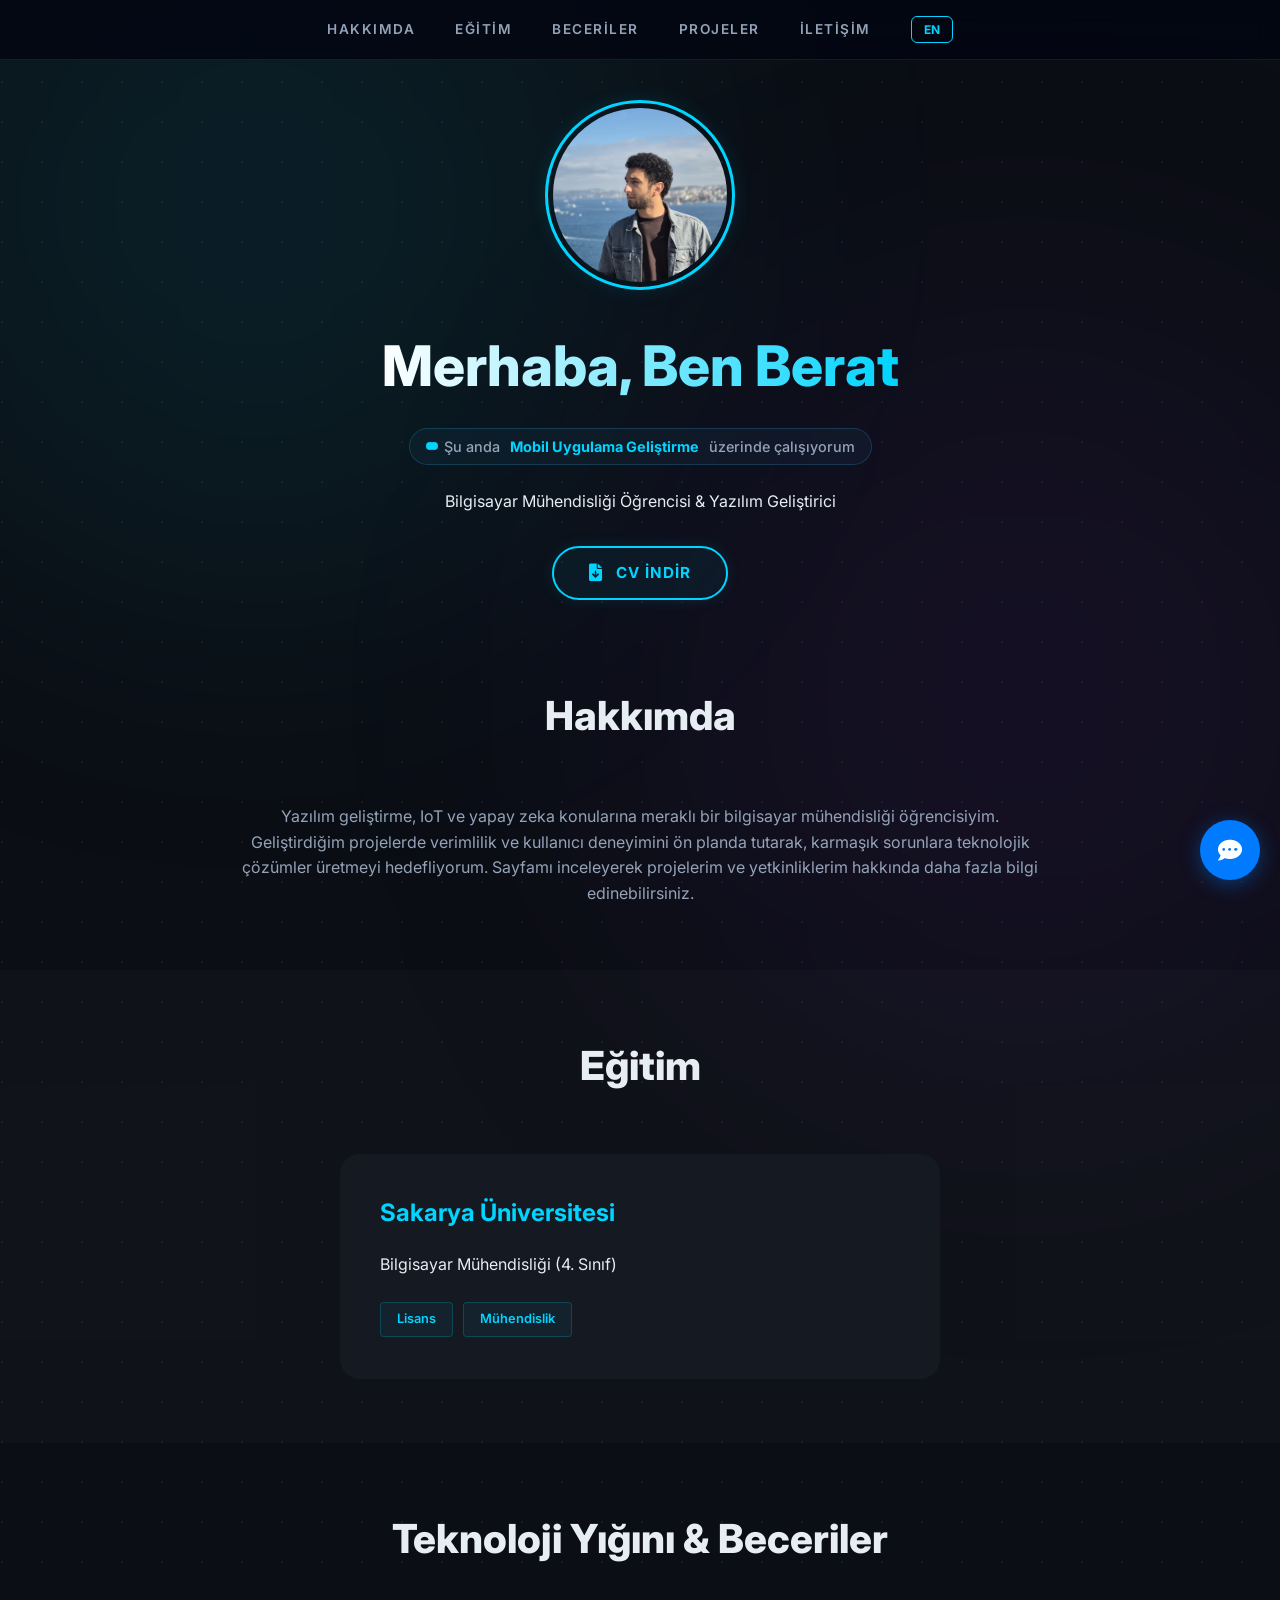
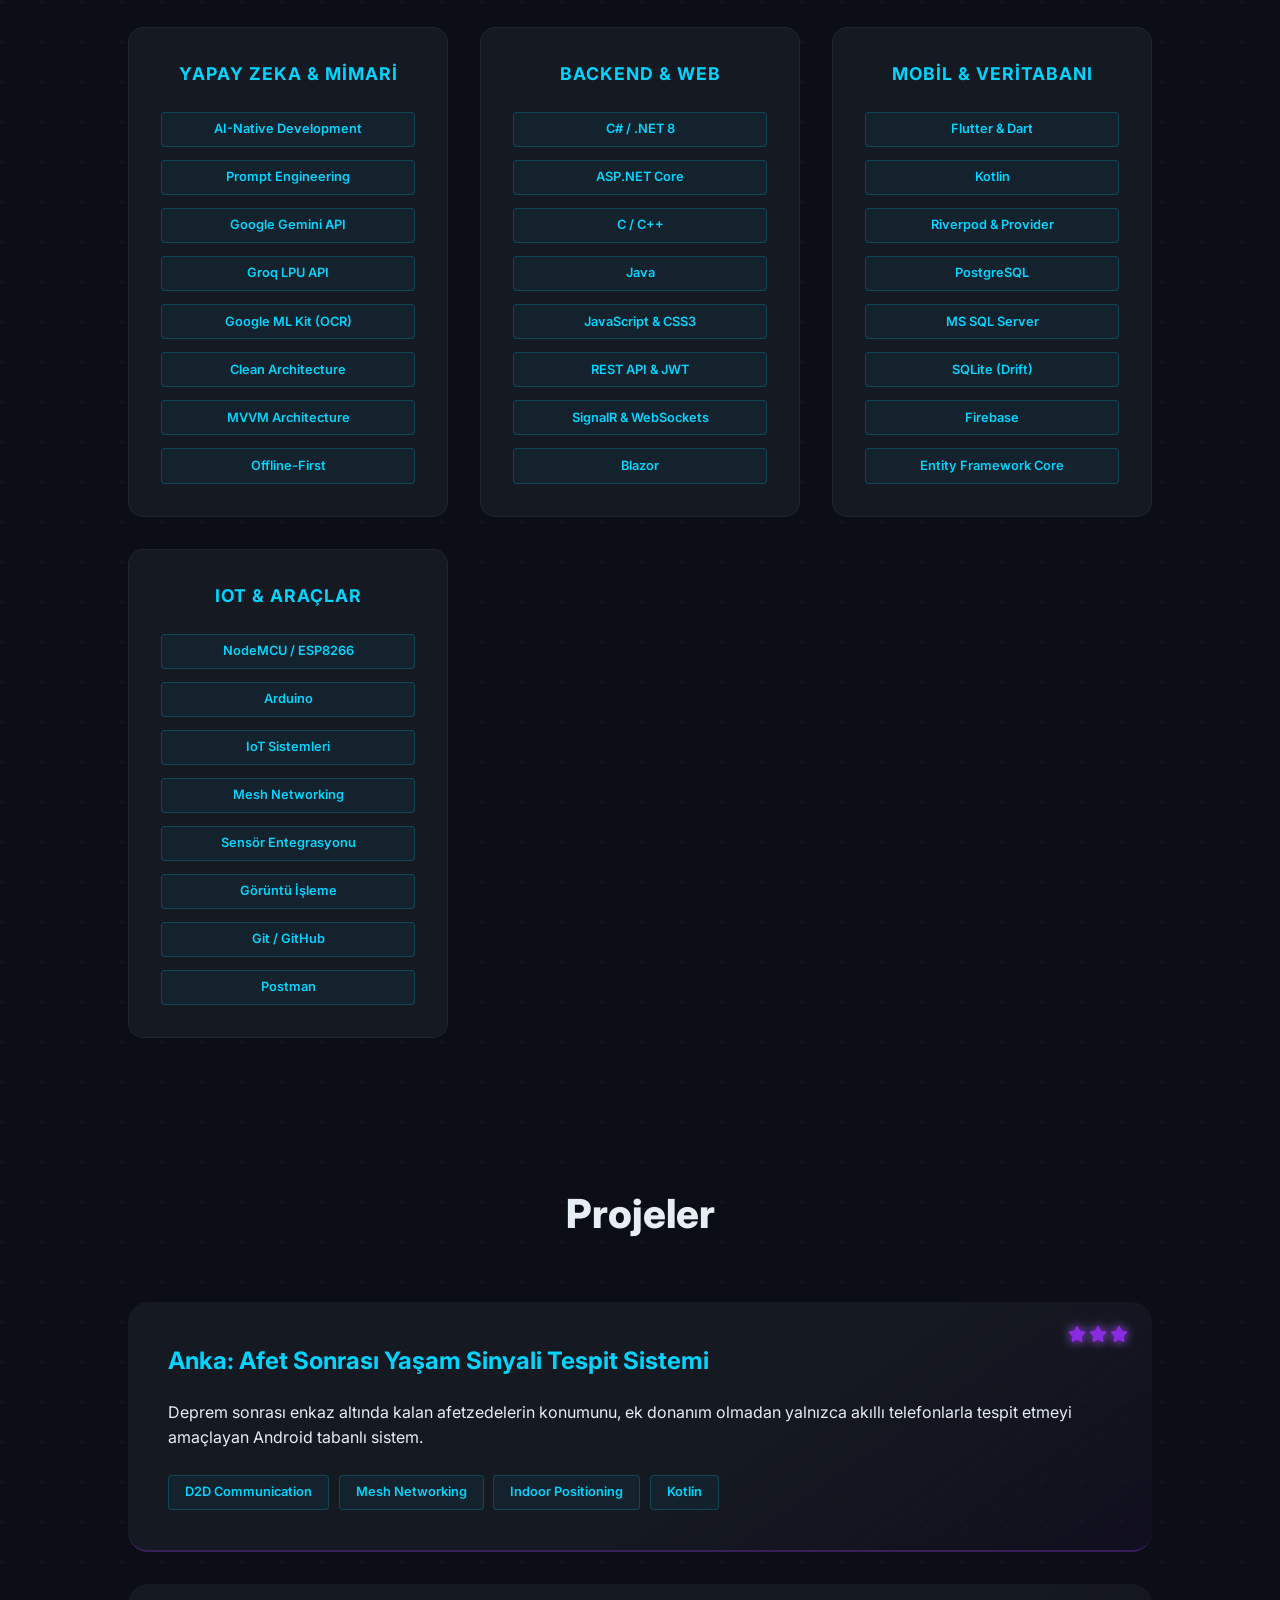
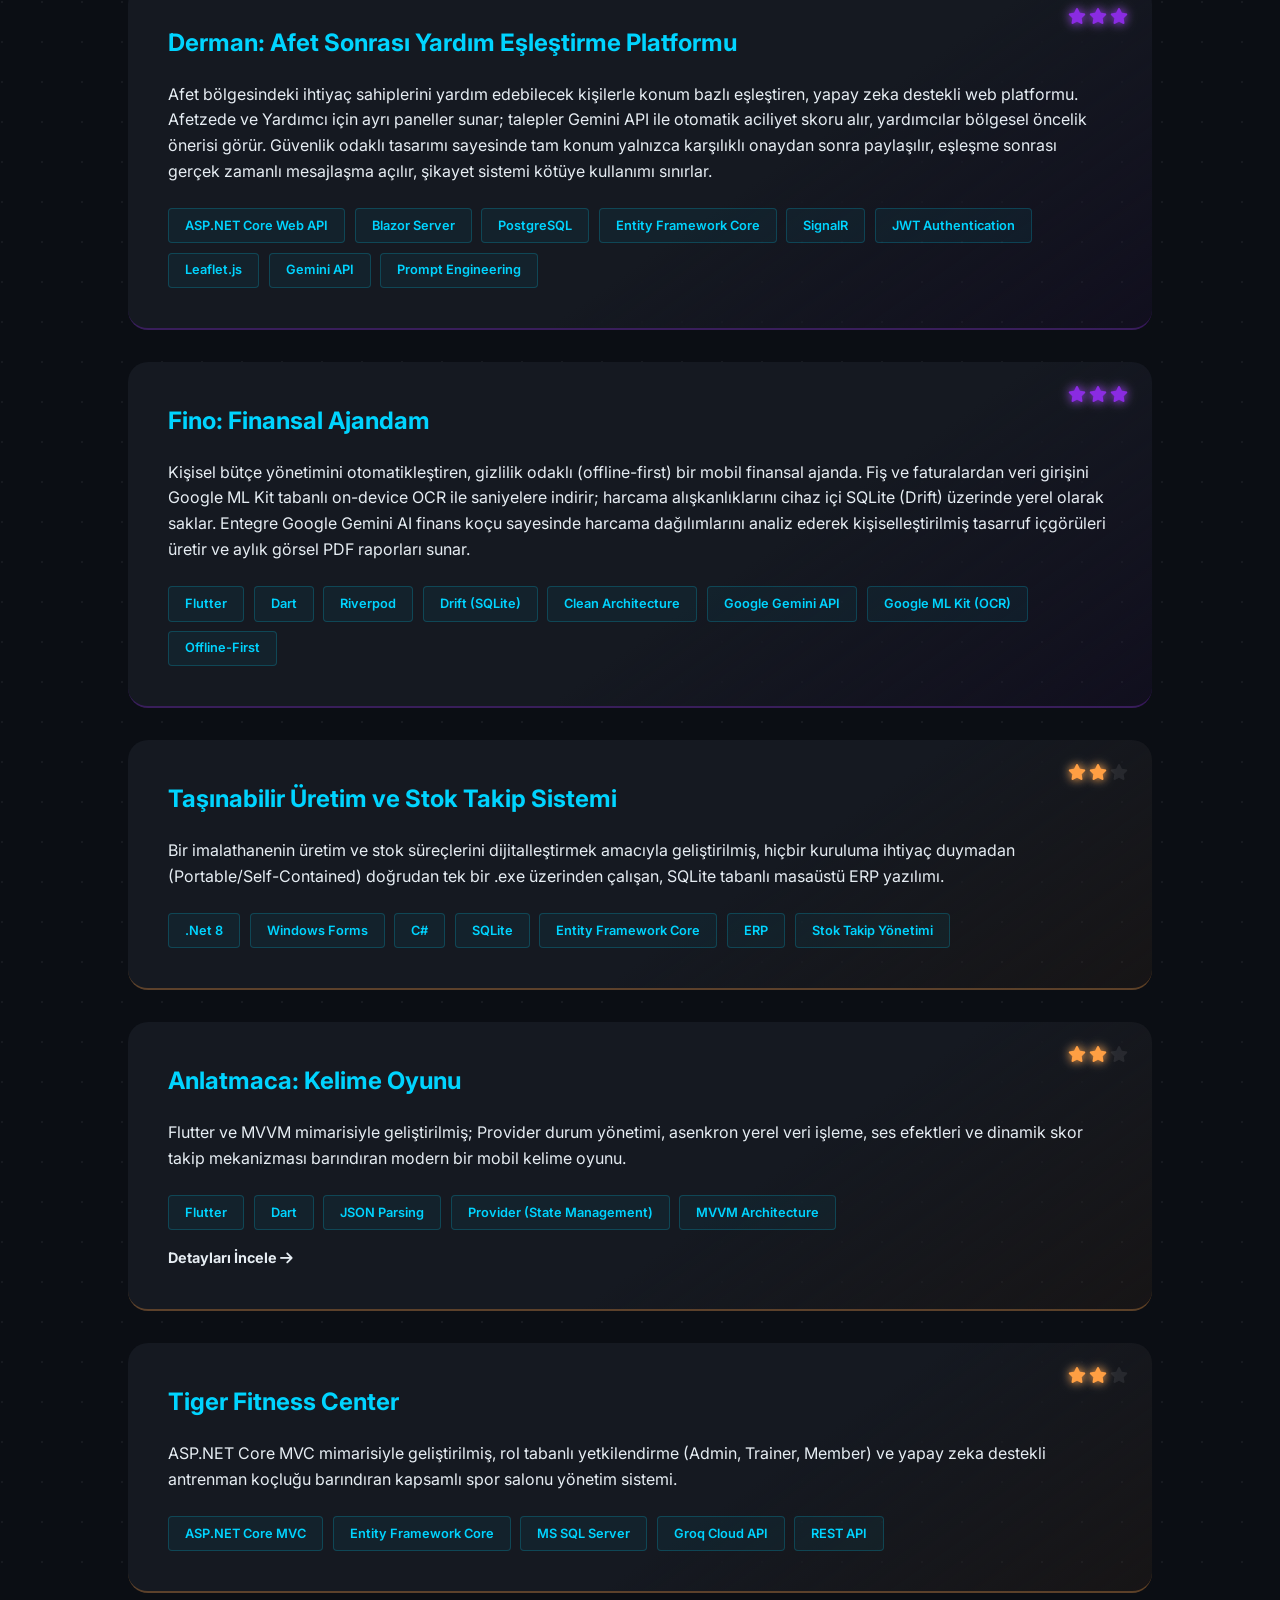
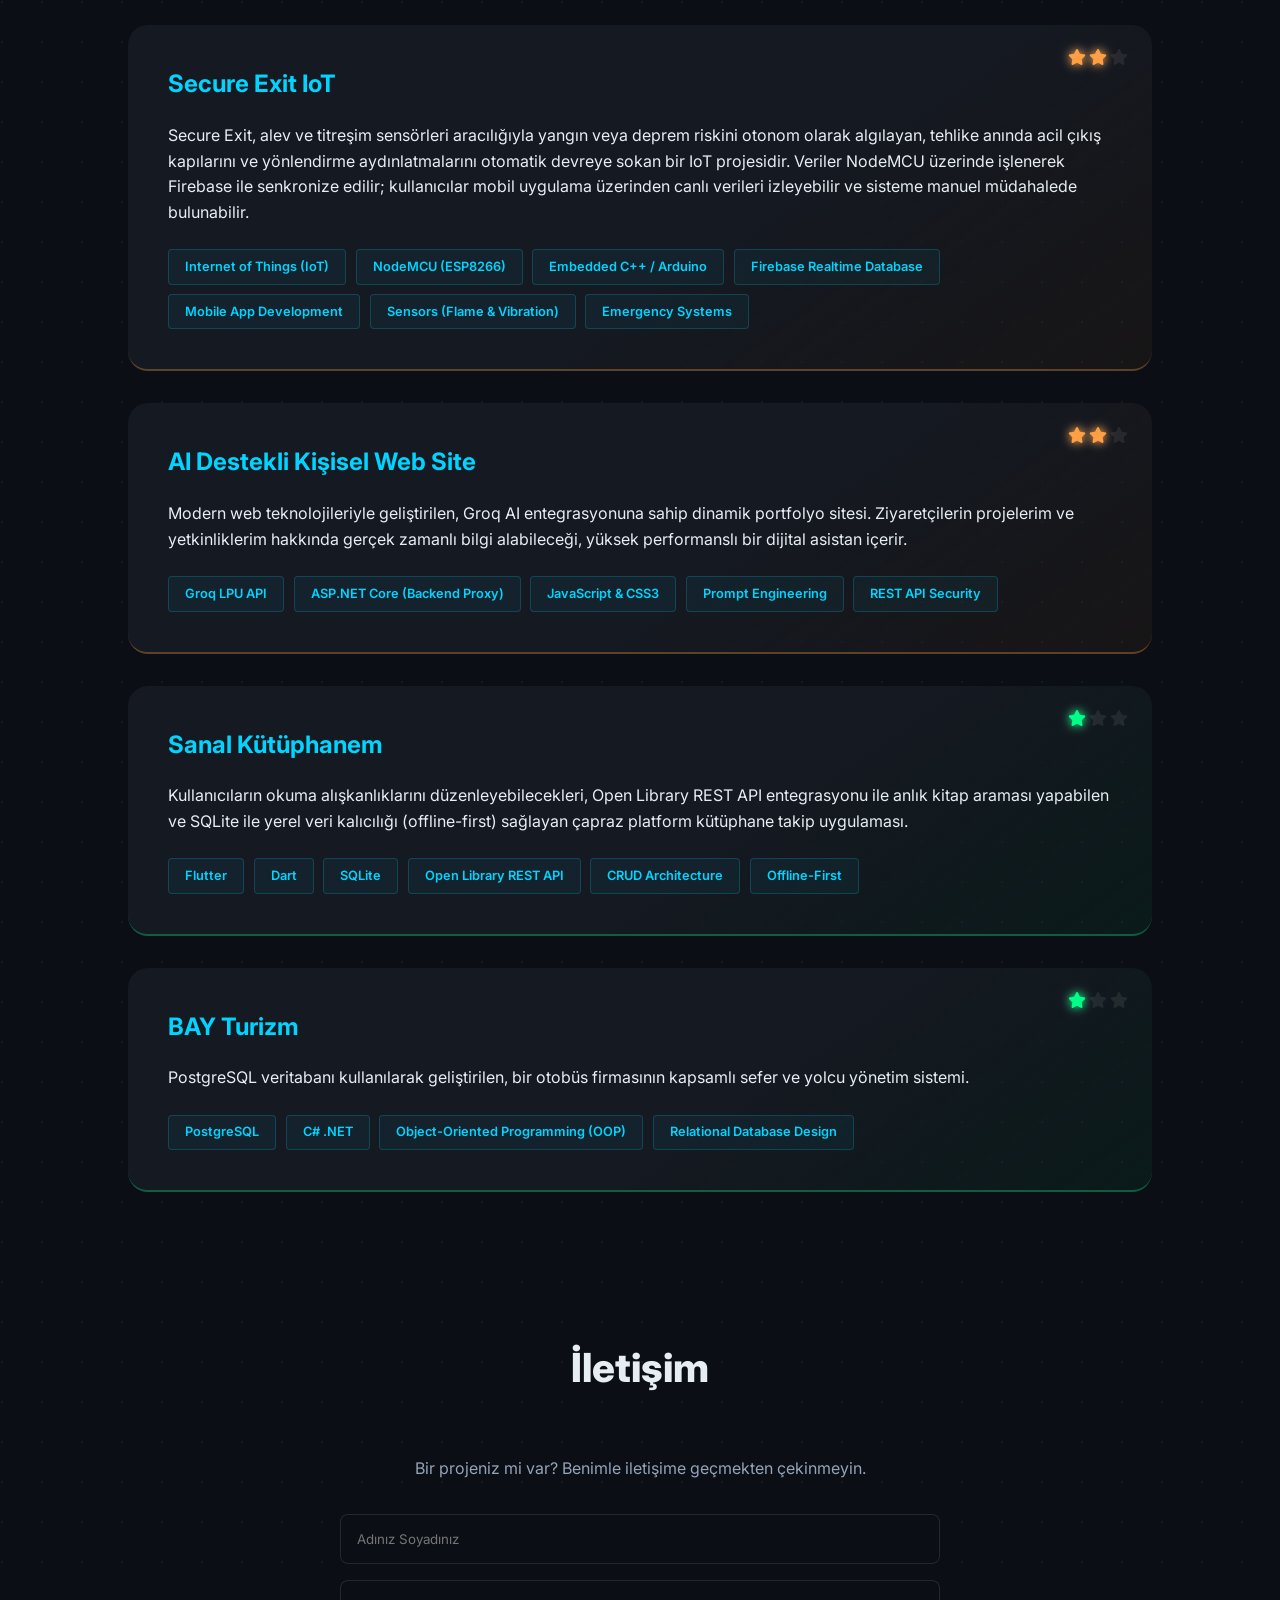
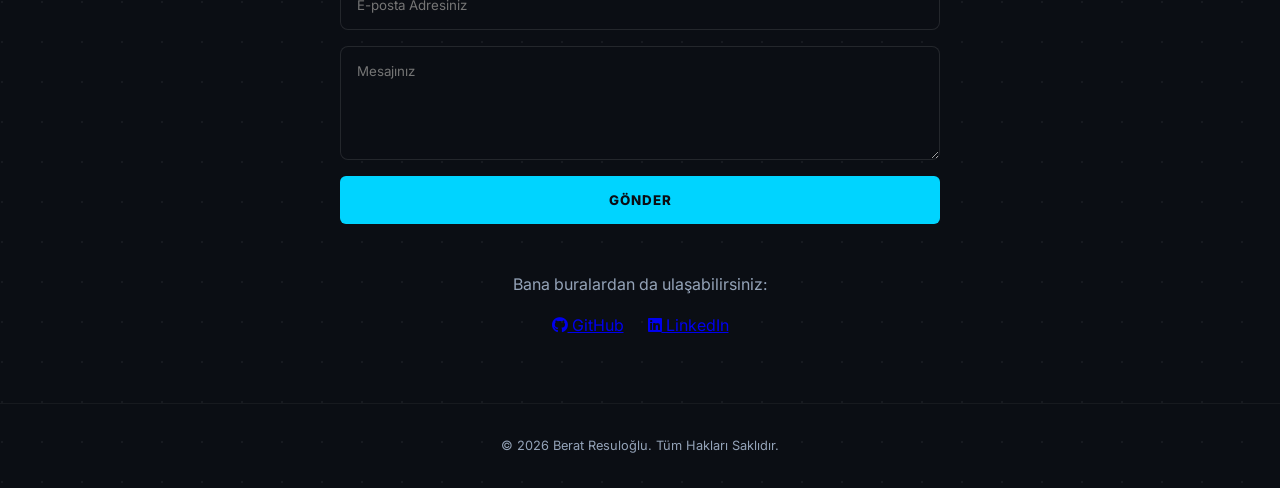
<file: index.html>
<!doctype html>
<html lang="tr">
  <head>
    <meta charset="UTF-8" />
    <meta name="viewport" content="width=device-width, initial-scale=1.0" />
    <link rel="icon" type="image/png" href="assets/foto2.png" />
    <title>Berat Resuloğlu | Portfolyö</title>
    <link rel="stylesheet" href="style.css" />
    <link
      href="https://fonts.googleapis.com/css2?family=Inter:wght@400;600;700&display=swap"
      rel="stylesheet"
    />
    <link
      href="https://fonts.googleapis.com/css2?family=Orbitron:wght@800&family=Montserrat:wght@800&display=swap"
      rel="stylesheet"
    />
    <link
      rel="stylesheet"
      href="https://cdnjs.cloudflare.com/ajax/libs/font-awesome/6.0.0/css/all.min.css"
    />
  </head>
  <body>
    <nav>
      <div class="nav-container">
        <ul class="nav-links">
          <li><a href="#about" data-key="nav-about">Hakkımda</a></li>
          <li><a href="#education" data-key="nav-education">Eğitim</a></li>
          <li><a href="#skills" data-key="nav-skills">Beceriler</a></li>
          <li><a href="#projects" data-key="nav-projects">Projeler</a></li>
          <li><a href="#contact" data-key="nav-contact">İletişim</a></li>
          <li><button id="lang-btn" class="lang-switch">EN</button></li>
        </ul>

        <div class="burger">
          <div class="line1"></div>
          <div class="line2"></div>
          <div class="line3"></div>
        </div>
      </div>
    </nav>

    <header>
      <img src="assets/foto1.jpeg" alt="Berat" class="profile-pic" />
      <h1 data-key="hero-title">Merhaba, Ben Berat</h1>

      <div class="live-status">
        <span class="pulse-dot"></span>
        <span data-key="live-text">Şu anda</span>
        <span class="project-name" data-key="current-work"
          >Mobil Uygulama Geliştirme</span
        >
        <span data-key="working-on">üzerinde çalışıyorum</span>
      </div>

      <p data-key="hero-desc">
        Bilgisayar Mühendisliği Öğrencisi & Yazılım Geliştirici
      </p>

      <!-- CV İndirme Butonu -->
      <a href="BeratResulogluCV.pdf" download class="cv-btn">
        <i class="fas fa-file-download"></i>
        <span data-key="btn-cv">CV İndir</span>
      </a>
    </header>

    <main>
      <section id="about" style="padding: 4rem 10%; text-align: center">
        <h2 class="section-title" data-key="nav-about">Hakkımda</h2>
        <p
          data-key="about-text"
          style="color: var(--text-secondary); max-width: 800px; margin: 0 auto"
        >
          Yazılım geliştirme, IoT ve yapay zeka konularına meraklı bir
          bilgisayar mühendisliği öğrencisiyim. Geliştirdiğim projelerde
          verimlilik ve kullanıcı deneyimini ön planda tutarak, karmaşık
          sorunlara teknolojik çözümler üretmeyi hedefliyorum. Sayfamı
          inceleyerek projelerim ve yetkinliklerim hakkında daha fazla bilgi
          edinebilirsiniz.
        </p>
      </section>

      <section
        id="education"
        style="padding: 4rem 10%; background: rgba(255, 255, 255, 0.02)"
      >
        <h2 class="section-title" data-key="nav-education">Eğitim</h2>
        <div class="project-card" style="max-width: 600px; margin: 0 auto">
          <h3 data-key="edu-uni">Sakarya Üniversitesi</h3>
          <p data-key="edu-dept">Bilgisayar Mühendisliği (4. Sınıf)</p>
          <div class="tech-stack">
            <span class="tech-tag" data-key="edu-license">Lisans</span>
            <span class="tech-tag" data-key="edu-eng">Mühendislik</span>
          </div>
        </div>
      </section>

      <section id="skills" style="padding: 4rem 10%">
        <h2
          class="section-title"
          data-key="skills-title"
          style="text-align: center"
        >
          Teknoloji Yığını & Beceriler
        </h2>

        <!-- Sütunları kapsayan ana Grid yapısı -->
        <div
          style="
            display: grid;
            grid-template-columns: repeat(auto-fit, minmax(240px, 1fr));
            gap: 2rem;
            max-width: 1200px;
            margin: 0 auto;
          "
        >
          <!-- Kategori 1: Yapay Zeka & Mimari -->
          <div
            style="
              background: var(--card-bg);
              padding: 2rem;
              border-radius: 15px;
              border: 1px solid rgba(255, 255, 255, 0.05);
              text-align: center;
              transition: var(--transition);
            "
          >
            <h3
              style="
                color: var(--accent);
                margin-bottom: 1.5rem;
                font-size: 1.1rem;
                text-transform: uppercase;
                letter-spacing: 1px;
              "
            >
              Yapay Zeka & Mimari
            </h3>
            <div style="display: flex; flex-direction: column; gap: 0.8rem">
              <span class="tech-tag">AI-Native Development</span>
              <span class="tech-tag">Prompt Engineering</span>
              <span class="tech-tag">Google Gemini API</span>
              <span class="tech-tag">Groq LPU API</span>
              <span class="tech-tag">Google ML Kit (OCR)</span>
              <span class="tech-tag">Clean Architecture</span>
              <span class="tech-tag">MVVM Architecture</span>
              <span class="tech-tag">Offline-First</span>
            </div>
          </div>

          <!-- Kategori 2: Backend & Web -->
          <div
            style="
              background: var(--card-bg);
              padding: 2rem;
              border-radius: 15px;
              border: 1px solid rgba(255, 255, 255, 0.05);
              text-align: center;
              transition: var(--transition);
            "
          >
            <h3
              style="
                color: var(--accent);
                margin-bottom: 1.5rem;
                font-size: 1.1rem;
                text-transform: uppercase;
                letter-spacing: 1px;
              "
            >
              Backend & Web
            </h3>
            <div style="display: flex; flex-direction: column; gap: 0.8rem">
              <span class="tech-tag">C# / .NET 8</span>
              <span class="tech-tag">ASP.NET Core</span>
              <span class="tech-tag">C / C++</span>
              <span class="tech-tag">Java</span>
              <span class="tech-tag">JavaScript & CSS3</span>
              <span class="tech-tag">REST API & JWT</span>
              <span class="tech-tag">SignalR & WebSockets</span>
              <span class="tech-tag">Blazor</span>
            </div>
          </div>

          <!-- Kategori 3: Mobil & Veritabanı -->
          <div
            style="
              background: var(--card-bg);
              padding: 2rem;
              border-radius: 15px;
              border: 1px solid rgba(255, 255, 255, 0.05);
              text-align: center;
              transition: var(--transition);
            "
          >
            <h3
              style="
                color: var(--accent);
                margin-bottom: 1.5rem;
                font-size: 1.1rem;
                text-transform: uppercase;
                letter-spacing: 1px;
              "
            >
              Mobil & Veritabanı
            </h3>
            <div style="display: flex; flex-direction: column; gap: 0.8rem">
              <span class="tech-tag">Flutter & Dart</span>
              <span class="tech-tag">Kotlin</span>
              <span class="tech-tag">Riverpod & Provider</span>
              <span class="tech-tag">PostgreSQL</span>
              <span class="tech-tag">MS SQL Server</span>
              <span class="tech-tag">SQLite (Drift)</span>
              <span class="tech-tag">Firebase</span>
              <span class="tech-tag">Entity Framework Core</span>
            </div>
          </div>

          <!-- Kategori 4: IoT & Araçlar -->
          <div
            style="
              background: var(--card-bg);
              padding: 2rem;
              border-radius: 15px;
              border: 1px solid rgba(255, 255, 255, 0.05);
              text-align: center;
              transition: var(--transition);
            "
          >
            <h3
              style="
                color: var(--accent);
                margin-bottom: 1.5rem;
                font-size: 1.1rem;
                text-transform: uppercase;
                letter-spacing: 1px;
              "
            >
              IoT & Araçlar
            </h3>
            <div style="display: flex; flex-direction: column; gap: 0.8rem">
              <span class="tech-tag">NodeMCU / ESP8266</span>
              <span class="tech-tag">Arduino</span>
              <span class="tech-tag">IoT Sistemleri</span>
              <span class="tech-tag">Mesh Networking</span>
              <span class="tech-tag" data-key="skill-sensor"
                >Sensör Entegrasyonu</span
              >
              <span class="tech-tag" data-key="skill-imgproc"
                >Görüntü İşleme</span
              >
              <span class="tech-tag">Git / GitHub</span>
              <span class="tech-tag">Postman</span>
            </div>
          </div>
        </div>
      </section>
      <section id="projects">
        <h2 class="section-title" data-key="nav-projects">Projeler</h2>
        <div class="project-grid">
          <!-- Anka (3 Yıldız) -->
          <div
            class="project-card level-3"
            style="width: 100%; max-width: 100%; box-sizing: border-box"
          >
            <div class="project-difficulty" title="Karmaşıklık Seviyesi: 3/3">
              <i class="fas fa-star filled"></i>
              <i class="fas fa-star filled"></i>
              <i class="fas fa-star filled"></i>
            </div>
            <h3>Anka: Afet Sonrası Yaşam Sinyali Tespit Sistemi</h3>
            <p data-key="proj-anka-desc">
              Deprem sonrası enkaz altında kalan afetzedelerin konumunu, ek
              donanım olmadan yalnızca akıllı telefonlarla tespit etmeyi
              amaçlayan Android tabanlı sistem.
            </p>
            <div class="tech-stack">
              <span class="tech-tag">D2D Communication</span>
              <span class="tech-tag">Mesh Networking</span>
              <span class="tech-tag">Indoor Positioning</span>
              <span class="tech-tag">Kotlin</span>
            </div>
          </div>
          <!-- Derman: Afet Sonrası Yardım (3 Yıldız) -->
          <div
            class="project-card level-3"
            style="width: 100%; max-width: 100%; box-sizing: border-box"
          >
            <div class="project-difficulty" title="Karmaşıklık Seviyesi: 3/3">
              <i class="fas fa-star filled"></i>
              <i class="fas fa-star filled"></i>
              <i class="fas fa-star filled"></i>
            </div>
            <h3>Derman: Afet Sonrası Yardım Eşleştirme Platformu</h3>
            <p data-key="proj-derman-desc">
              Afet bölgesindeki ihtiyaç sahiplerini yardım edebilecek kişilerle
              konum bazlı eşleştiren, yapay zeka destekli web platformu.
              Afetzede ve Yardımcı için ayrı paneller sunar; talepler Gemini API
              ile otomatik aciliyet skoru alır, yardımcılar bölgesel öncelik
              önerisi görür. Güvenlik odaklı tasarımı sayesinde tam konum
              yalnızca karşılıklı onaydan sonra paylaşılır, eşleşme sonrası
              gerçek zamanlı mesajlaşma açılır, şikayet sistemi kötüye kullanımı
              sınırlar.
            </p>
            <div class="tech-stack">
              <span class="tech-tag">ASP.NET Core Web API</span>
              <span class="tech-tag">Blazor Server</span>
              <span class="tech-tag">PostgreSQL</span>
              <span class="tech-tag">Entity Framework Core</span>
              <span class="tech-tag">SignalR</span>
              <span class="tech-tag">JWT Authentication</span>
              <span class="tech-tag">Leaflet.js</span>
              <span class="tech-tag">Gemini API</span>
              <span class="tech-tag">Prompt Engineering</span>
            </div>
          </div>
          <!-- Fino: Finansal Ajandam (3 Yıldız) -->
          <div
            class="project-card level-3"
            style="width: 100%; max-width: 100%; box-sizing: border-box"
          >
            <div class="project-difficulty" title="Karmaşıklık Seviyesi: 3/3">
              <i class="fas fa-star filled"></i>
              <i class="fas fa-star filled"></i>
              <i class="fas fa-star filled"></i>
            </div>
            <h3>Fino: Finansal Ajandam</h3>
            <p data-key="proj-fino-desc">
              Kişisel bütçe yönetimini otomatikleştiren, gizlilik odaklı
              (offline-first) bir mobil finansal ajanda. Fiş ve faturalardan
              veri girişini Google ML Kit tabanlı on-device OCR ile saniyelere
              indirir; harcama alışkanlıklarını cihaz içi SQLite (Drift)
              üzerinde yerel olarak saklar. Entegre Google Gemini AI finans koçu
              sayesinde harcama dağılımlarını analiz ederek kişiselleştirilmiş
              tasarruf içgörüleri üretir ve aylık görsel PDF raporları sunar.
            </p>
            <div class="tech-stack">
              <span class="tech-tag">Flutter</span>
              <span class="tech-tag">Dart</span>
              <span class="tech-tag">Riverpod</span>
              <span class="tech-tag">Drift (SQLite)</span>
              <span class="tech-tag">Clean Architecture</span>
              <span class="tech-tag">Google Gemini API</span>
              <span class="tech-tag">Google ML Kit (OCR)</span>
              <span class="tech-tag">Offline-First</span>
            </div>
          </div>

          <!-- Taşınabilir Üretim (2 Yıldız) -->
          <div
            class="project-card level-2"
            style="width: 100%; max-width: 100%; box-sizing: border-box"
          >
            <div class="project-difficulty" title="Karmaşıklık Seviyesi: 2/3">
              <i class="fas fa-star filled"></i>
              <i class="fas fa-star filled"></i>
              <i class="fas fa-star"></i>
            </div>
            <h3>Taşınabilir Üretim ve Stok Takip Sistemi</h3>
            <p data-key="proj-stock-desc">
              Bir imalathanenin üretim ve stok süreçlerini dijitalleştirmek
              amacıyla geliştirilmiş, hiçbir kuruluma ihtiyaç duymadan
              (Portable/Self-Contained) doğrudan tek bir .exe üzerinden çalışan,
              SQLite tabanlı masaüstü ERP yazılımı.
            </p>
            <div class="tech-stack">
              <span class="tech-tag">.Net 8</span>
              <span class="tech-tag">Windows Forms</span>
              <span class="tech-tag">C#</span>
              <span class="tech-tag">SQLite</span>
              <span class="tech-tag">Entity Framework Core</span>
              <span class="tech-tag">ERP</span>
              <span class="tech-tag">Stok Takip Yönetimi</span>
            </div>
          </div>
          <!-- Anlatmaca (2 Yıldız) -->
          <a
            href="anlatmaca.html"
            class="project-link-wrapper"
            style="width: 100%; max-width: 100%; box-sizing: border-box"
          >
            <div
              class="project-card hover-effect level-2"
              style="width: 100%; max-width: 100%; box-sizing: border-box"
            >
              <div class="project-difficulty" title="Karmaşıklık Seviyesi: 2/3">
                <i class="fas fa-star filled"></i>
                <i class="fas fa-star filled"></i>
                <i class="fas fa-star"></i>
              </div>
              <h3>Anlatmaca: Kelime Oyunu</h3>
              <p data-key="proj-anlatmaca-desc">
                Flutter ve MVVM mimarisiyle geliştirilmiş; Provider durum
                yönetimi, asenkron yerel veri işleme, ses efektleri ve dinamik
                skor takip mekanizması barındıran modern bir mobil kelime oyunu.
              </p>
              <div class="tech-stack">
                <span class="tech-tag">Flutter</span>
                <span class="tech-tag">Dart</span>
                <span class="tech-tag">JSON Parsing</span>
                <span class="tech-tag">Provider (State Management)</span>
                <span class="tech-tag">MVVM Architecture</span>
              </div>
              <div
                style="
                  margin-top: 1rem;
                  color: var(--main-color);
                  font-size: 0.9rem;
                  font-weight: bold;
                "
              >
                Detayları İncele <i class="fas fa-arrow-right"></i>
              </div>
            </div>
          </a>

          <!-- Tiger Fitness Center (2 Yıldız) -->
          <div
            class="project-card level-2"
            style="width: 100%; max-width: 100%; box-sizing: border-box"
          >
            <div class="project-difficulty" title="Karmaşıklık Seviyesi: 2/3">
              <i class="fas fa-star filled"></i>
              <i class="fas fa-star filled"></i>
              <i class="fas fa-star"></i>
            </div>
            <h3>Tiger Fitness Center</h3>
            <p data-key="proj-tiger-desc">
              ASP.NET Core MVC mimarisiyle geliştirilmiş, rol tabanlı
              yetkilendirme (Admin, Trainer, Member) ve yapay zeka destekli
              antrenman koçluğu barındıran kapsamlı spor salonu yönetim sistemi.
            </p>
            <div class="tech-stack">
              <span class="tech-tag">ASP.NET Core MVC</span>
              <span class="tech-tag">Entity Framework Core</span>
              <span class="tech-tag">MS SQL Server</span>
              <span class="tech-tag">Groq Cloud API</span>
              <span class="tech-tag">REST API</span>
            </div>
          </div>

          <!-- Secure Exit IoT (2 Yıldız) -->
          <div
            class="project-card level-2"
            style="width: 100%; max-width: 100%; box-sizing: border-box"
          >
            <div class="project-difficulty" title="Karmaşıklık Seviyesi: 2/3">
              <i class="fas fa-star filled"></i>
              <i class="fas fa-star filled"></i>
              <i class="fas fa-star"></i>
            </div>
            <h3>Secure Exit IoT</h3>
            <p data-key="proj-iot-desc">
              Secure Exit, alev ve titreşim sensörleri aracılığıyla yangın veya
              deprem riskini otonom olarak algılayan, tehlike anında acil çıkış
              kapılarını ve yönlendirme aydınlatmalarını otomatik devreye sokan
              bir IoT projesidir. Veriler NodeMCU üzerinde işlenerek Firebase
              ile senkronize edilir; kullanıcılar mobil uygulama üzerinden canlı
              verileri izleyebilir ve sisteme manuel müdahalede bulunabilir.
            </p>
            <div class="tech-stack">
              <span class="tech-tag">Internet of Things (IoT)</span>
              <span class="tech-tag">NodeMCU (ESP8266)</span>
              <span class="tech-tag">Embedded C++ / Arduino</span>
              <span class="tech-tag">Firebase Realtime Database</span>
              <span class="tech-tag">Mobile App Development</span>
              <span class="tech-tag">Sensors (Flame & Vibration)</span>
              <span class="tech-tag">Emergency Systems</span>
            </div>
          </div>

          <!-- AI Destekli Kişisel Web Site (2 Yıldız) -->
          <div
            class="project-card level-2"
            style="width: 100%; max-width: 100%; box-sizing: border-box"
          >
            <div class="project-difficulty" title="Karmaşıklık Seviyesi: 2/3">
              <i class="fas fa-star filled"></i>
              <i class="fas fa-star filled"></i>
              <i class="fas fa-star"></i>
            </div>
            <h3 data-key="proj-web-title">AI Destekli Kişisel Web Site</h3>
            <p data-key="proj-web-desc">
              Modern web teknolojileriyle geliştirilen, Groq AI entegrasyonuna
              sahip dinamik portfolyo sitesi. Ziyaretçilerin projelerim ve
              yetkinliklerim hakkında gerçek zamanlı bilgi alabileceği, yüksek
              performanslı bir dijital asistan içerir.
            </p>
            <div class="tech-stack">
              <span class="tech-tag">Groq LPU API</span>
              <span class="tech-tag">ASP.NET Core (Backend Proxy)</span>
              <span class="tech-tag">JavaScript & CSS3</span>
              <span class="tech-tag">Prompt Engineering</span>
              <span class="tech-tag">REST API Security</span>
            </div>
          </div>

          <!-- Sanal Kütüphanem (1 Yıldız) -->
          <div
            class="project-card level-1"
            style="width: 100%; max-width: 100%; box-sizing: border-box"
          >
            <div class="project-difficulty" title="Karmaşıklık Seviyesi: 1/3">
              <i class="fas fa-star filled"></i>
              <i class="fas fa-star"></i>
              <i class="fas fa-star"></i>
            </div>
            <h3>Sanal Kütüphanem</h3>
            <p data-key="proj-library-desc">
              Kullanıcıların okuma alışkanlıklarını düzenleyebilecekleri, Open
              Library REST API entegrasyonu ile anlık kitap araması yapabilen ve
              SQLite ile yerel veri kalıcılığı (offline-first) sağlayan çapraz
              platform kütüphane takip uygulaması.
            </p>
            <div class="tech-stack">
              <span class="tech-tag">Flutter</span>
              <span class="tech-tag">Dart</span>
              <span class="tech-tag">SQLite</span>
              <span class="tech-tag">Open Library REST API</span>
              <span class="tech-tag">CRUD Architecture</span>
              <span class="tech-tag">Offline-First</span>
            </div>
          </div>

          <!-- BAY Turizm (1 Yıldız) -->
          <div
            class="project-card level-1"
            style="width: 100%; max-width: 100%; box-sizing: border-box"
          >
            <div class="project-difficulty" title="Karmaşıklık Seviyesi: 1/3">
              <i class="fas fa-star filled"></i>
              <i class="fas fa-star"></i>
              <i class="fas fa-star"></i>
            </div>
            <h3>BAY Turizm</h3>
            <p data-key="proj-bay-desc">
              PostgreSQL veritabanı kullanılarak geliştirilen, bir otobüs
              firmasının kapsamlı sefer ve yolcu yönetim sistemi.
            </p>
            <div class="tech-stack">
              <span class="tech-tag">PostgreSQL</span>
              <span class="tech-tag">C# .NET</span>
              <span class="tech-tag">Object-Oriented Programming (OOP)</span>
              <span class="tech-tag">Relational Database Design</span>
            </div>
          </div>
        </div>
      </section>

      <section id="contact" style="padding: 4rem 10%">
        <h2 class="section-title" data-key="nav-contact">İletişim</h2>
        <p
          data-key="contact-desc"
          style="
            text-align: center;
            color: var(--text-secondary);
            margin-bottom: 2rem;
          "
        >
          Bir projeniz mi var? Benimle iletişime geçmekten çekinmeyin.
        </p>

        <form
          action="https://formspree.io/f/xeelokod"
          method="POST"
          style="
            max-width: 600px;
            margin: 0 auto;
            display: flex;
            flex-direction: column;
            gap: 1rem;
          "
        >
          <input
            type="text"
            name="name"
            data-key="ph-name"
            placeholder="Adınız Soyadınız"
            required
            style="
              padding: 1rem;
              border-radius: 8px;
              border: 1px solid rgba(255, 255, 255, 0.1);
              background: var(--card-bg);
              color: white;
            "
          />

          <input
            type="email"
            name="email"
            data-key="ph-email"
            placeholder="E-posta Adresiniz"
            required
            style="
              padding: 1rem;
              border-radius: 8px;
              border: 1px solid rgba(255, 255, 255, 0.1);
              background: var(--card-bg);
              color: white;
            "
          />

          <textarea
            name="message"
            rows="5"
            data-key="ph-msg"
            placeholder="Mesajınız"
            required
            style="
              padding: 1rem;
              border-radius: 8px;
              border: 1px solid rgba(255, 255, 255, 0.1);
              background: var(--card-bg);
              color: white;
              resize: vertical;
            "
          ></textarea>

          <button type="submit" class="contact-btn" data-key="btn-send">
            Gönder
          </button>
        </form>
        <div
          class="social-container"
          style="margin-top: 3rem; text-align: center"
        >
          <p
            data-key="social-text"
            style="color: var(--text-secondary); margin-bottom: 1rem"
          >
            Bana buralardan da ulaşabilirsiniz:
          </p>
          <div style="display: flex; justify-content: center; gap: 1.5rem">
            <a
              href="https://github.com/beratresuloglu"
              target="_blank"
              class="social-button"
            >
              <i class="fab fa-github"></i> GitHub
            </a>
            <a
              href="https://linkedin.com/in/beratresuloglu"
              target="_blank"
              class="social-button"
            >
              <i class="fab fa-linkedin"></i> LinkedIn
            </a>
          </div>
        </div>
        <div id="ai-chat-container">
          <div id="chat-window">
            <div id="chat-header">
              <div class="header-title">
                <i class="fas fa-robot"></i>
                <span data-key="chat-header">AI Asistan</span>
              </div>
              <button class="close-btn" onclick="toggleChat()">
                <i class="fas fa-times"></i>
              </button>
            </div>

            <div id="chat-box">
              <div class="ai-msg" data-key="chat-welcome">
                Merhaba! Berat hakkında ne merak ediyorsun?
              </div>
              <!-- Gecikme Bilgilendirme Mesajı -->
              <div class="chat-hint" data-key="chat-delay">
                * Sunucu uyku modunda olabileceği için ilk yanıtın gelmesi
                birkaç saniye sürebilir, lütfen bekleyin.
              </div>
            </div>

            <div id="chat-input-area">
              <input
                type="text"
                id="user-input"
                data-key="chat-ph"
                placeholder="Bir soru sor..."
              />
              <button id="send-btn" type="button">
                <i class="fas fa-paper-plane"></i>
              </button>
            </div>
            <div class="ai-footer">
              Powered by <a href="https://groq.com" target="_blank">Groq</a> &
              Llama 3
            </div>
          </div>

          <button id="chat-toggle-btn" onclick="toggleChat()">
            <i class="fas fa-comment-dots"></i>
          </button>
        </div>
      </section>
    </main>

    <footer
      style="
        text-align: center;
        padding: 2rem;
        color: var(--text-secondary);
        font-size: 0.8rem;
        border-top: 1px solid rgba(255, 255, 255, 0.05);
      "
    >
      © 2026 Berat Resuloğlu.
      <span data-key="footer-rights">Tüm Hakları Saklıdır.</span>
    </footer>
  </body>
</html>

<script>
  // --- NAVBAR --- //
  const navSlide = () => {
    const burger = document.querySelector(".burger");
    const nav = document.querySelector(".nav-links");
    const navLinks = document.querySelectorAll(".nav-links li");

    if (burger) {
      burger.addEventListener("click", () => {
        // Menüyü Aç/Kapa
        nav.classList.toggle("nav-active");

        // Linklerin animasyonu
        navLinks.forEach((link, index) => {
          if (link.style.animation) {
            link.style.animation = "";
          } else {
            link.style.animation = `navLinkFade 0.5s ease forwards ${index / 7 + 0.3}s`;
          }
        });

        // Hamburger animasyonu
        burger.classList.toggle("toggle");
      });
    }
  };

  // --- ÇOKLU DİL DESTEĞİ (TRANSLATIONS) ---
  const translations = {
    tr: {
      "nav-about": "Hakkımda",
      "nav-education": "Eğitim",
      "nav-skills": "Beceriler",
      "nav-projects": "Projeler",
      "nav-contact": "İletişim",

      "hero-title": "Merhaba, Ben Berat",
      "hero-desc":
        "Bilgisayar Mühendisliği Öğrencisi & AI Native Yazılım Geliştirici",
      "live-text": "Şu anda",
      "working-on": "üzerinde çalışıyor",
      "current-work": "Mobil Uygulama Geliştirme",

      "about-text":
        "Yazılım geliştirme, IoT ve yapay zeka konularına meraklı bir bilgisayar mühendisliği öğrencisiyim. Geliştirdiğim projelerde verimlilik ve kullanıcı deneyimini ön planda tutarak, karmaşık sorunlara teknolojik çözümler üretmeyi hedefliyorum. Sayfamı inceleyerek projelerim ve yetkinliklerim hakkında daha fazla bilgi edinebilirsiniz.",

      "edu-uni": "Sakarya Üniversitesi",
      "edu-dept": "Bilgisayar Mühendisliği (4. Sınıf)",
      "edu-license": "Lisans",
      "edu-eng": "Mühendislik",

      "skills-title": "Teknoloji Yığını & Beceriler",
      "skill-debug": "Hata Ayıklama",
      "skill-team": "Ekip Çalışması",
      "skill-sensor": "Sensör Entegrasyonu",
      "skill-imgproc": "Görüntü İşleme",
      "skill-ml": "Makine Öğrenmesi",
      "skill-embedded": "Gömülü Sistemler",

      "proj-web-title": "AI Destekli Kişisel Web Site",
      "proj-web-desc":
        "Modern web teknolojileriyle geliştirilen, Groq AI entegrasyonuna sahip dinamik portfolyo sitesi. Ziyaretçilerin projelerim ve yetkinliklerim hakkında gerçek zamanlı bilgi alabileceği, yüksek performanslı bir dijital asistan içerir.",
      "proj-anka-desc":
        "Deprem sonrası enkaz altında kalan afetzedelerin konumunu, ek donanım olmadan yalnızca akıllı telefonlarla tespit etmeyi amaçlayan Android tabanlı sistem.",
      "proj-derman-desc":
        "Afet bölgesindeki ihtiyaç sahiplerini yardım edebilecek kişilerle konum bazlı eşleştiren, yapay zeka destekli web platformu. Afetzede ve Yardımcı için ayrı paneller sunar; talepler Gemini API ile otomatik aciliyet skoru alır, yardımcılar bölgesel öncelik önerisi görür. Güvenlik odaklı tasarımı sayesinde tam konum yalnızca karşılıklı onaydan sonra paylaşılır, eşleşme sonrası gerçek zamanlı mesajlaşma açılır, şikayet sistemi kötüye kullanımı sınırlar.",
      "proj-fino-desc":
        "Kişisel bütçe yönetimini otomatikleştiren, gizlilik odaklı (offline-first) bir mobil finansal ajanda. Fiş ve faturalardan veri girişini Google ML Kit tabanlı on-device OCR ile saniyelere indirir; harcama alışkanlıklarını cihaz içi SQLite (Drift) üzerinde yerel olarak saklar. Entegre Google Gemini AI finans koçu sayesinde harcama dağılımlarını analiz ederek kişiselleştirilmiş tasarruf içgörüleri üretir ve aylık görsel PDF raporları sunar.",
      "proj-stock-desc":
        "Bir imalathanenin üretim ve stok süreçlerini dijitalleştirmek amacıyla geliştirilmiş, hiçbir kuruluma ihtiyaç duymadan (Portable/Self-Contained) doğrudan tek bir .exe üzerinden çalışan, SQLite tabanlı masaüstü ERP yazılımı.",
      "proj-anlatmaca-desc":
        "Flutter ve MVVM mimarisiyle geliştirilmiş; Provider durum yönetimi, asenkron yerel veri işleme, ses efektleri ve dinamik skor takip mekanizması barındıran modern bir mobil kelime oyunu.",
      "proj-tiger-desc":
        "ASP.NET Core MVC mimarisiyle geliştirilmiş, rol tabanlı yetkilendirme (Admin, Trainer, Member) ve yapay zeka destekli antrenman koçluğu barındıran kapsamlı spor salonu yönetim sistemi.",
      "proj-iot-desc":
        "Secure Exit, alev ve titreşim sensörleri aracılığıyla yangın veya deprem riskini otonom olarak algılayan, tehlike anında acil çıkış kapılarını ve yönlendirme aydınlatmalarını otomatik devreye sokan bir IoT projesidir. Veriler NodeMCU üzerinde işlenerek Firebase ile senkronize edilir; kullanıcılar mobil uygulama üzerinden canlı verileri izleyebilir ve sisteme manuel müdahalede bulunabilir.",
      "proj-library-desc":
        "Kullanıcıların okuma alışkanlıklarını düzenleyebilecekleri, Open Library REST API entegrasyonu ile anlık kitap araması yapabilen ve SQLite ile yerel veri kalıcılığı (offline-first) sağlayan çapraz platform kütüphane takip uygulaması.",
      "proj-bay-desc":
        "PostgreSQL veritabanı kullanılarak geliştirilen, bir otobüs firmasının kapsamlı sefer ve yolcu yönetim sistemi.",

      "contact-desc":
        "Bir projeniz mi var? Benimle iletişime geçmekten çekinmeyin.",
      "ph-name": "Adınız Soyadınız",
      "ph-email": "E-posta Adresiniz",
      "ph-msg": "Mesajınız",
      "btn-send": "Gönder",
      "btn-cv": "CV İndir",
      "social-text": "Bana buralardan da ulaşabilirsiniz:",

      "chat-header": "AI Asistan",
      "chat-welcome": "Merhaba! Berat hakkında ne merak ediyorsun?",
      "chat-ph": "Bir soru sor...",
      "chat-delay":
        "* Sunucu uyku modunda olabileceği için ilk yanıtın gelmesi birkaç saniye sürebilir, lütfen bekleyin.",
      "footer-rights": "Tüm Hakları Saklıdır.",
    },
    en: {
      "nav-about": "About",
      "nav-education": "Education",
      "nav-skills": "Skills",
      "nav-projects": "Projects",
      "nav-contact": "Contact",

      "hero-title": "Hi, I'm Berat",
      "hero-desc":
        "Computer Engineering Student & AI Native Software Developer",
      "live-text": "Currently working on:",
      "working-on": "project",
      "current-work": "Mobile App Development",

      "about-text":
        "I am a computer engineering student interested in software development, IoT, and artificial intelligence. I aim to create technological solutions to complex problems by prioritizing efficiency and user experience in my projects. You can check my page to learn more about my projects and skills.",

      "edu-uni": "Sakarya University",
      "edu-dept": "Computer Engineering (4th Year)",
      "edu-license": "Bachelor's",
      "edu-eng": "Engineering",

      "skills-title": "Tech Stack & Skills",
      "skill-debug": "Debugging",
      "skill-team": "Teamwork",
      "skill-sensor": "Sensor Integration",
      "skill-imgproc": "Image Processing",
      "skill-ml": "Machine Learning",
      "skill-embedded": "Embedded Systems",

      "proj-web-title": "AI Powered Personal Website",
      "proj-web-desc":
        "A dynamic portfolio site developed with modern web technologies, featuring Groq AI integration. It includes a high-performance digital assistant where visitors can get real-time information about my projects and skills.",
      "proj-anka-desc":
        "An Android-based system aiming to detect the location of disaster victims under debris after an earthquake using only smartphones without additional hardware.",
      "proj-derman-desc":
        "An AI-supported web platform that matches people in need in disaster areas with those who can help based on location. It offers separate panels for Victims and Helpers; requests receive an automatic urgency score via the Gemini API, and helpers see regional priority suggestions. Its security-focused design ensures exact locations are shared only after mutual approval, real-time messaging opens after matching, and a reporting system limits abuse.",
      "proj-fino-desc":
        "A privacy-focused (offline-first) mobile financial agenda that automates personal budget management. It reduces data entry from receipts and invoices to seconds with Google ML Kit-based on-device OCR and stores spending habits locally on on-device SQLite (Drift). Thanks to the integrated Google Gemini AI financial coach, it analyzes spending distributions to generate personalized savings insights and provides monthly visual PDF reports.",
      "proj-stock-desc":
        "A desktop ERP software based on SQLite, developed to digitize the production and inventory processes of a workshop, running directly over a single .exe without needing any installation (Portable/Self-Contained).",
      "proj-anlatmaca-desc":
        "A modern mobile word game developed with Flutter and MVVM architecture; featuring Provider state management, asynchronous local data processing, sound effects, and a dynamic score tracking mechanism.",
      "proj-tiger-desc":
        "A comprehensive gym management system developed with ASP.NET Core MVC architecture, featuring role-based authorization (Admin, Trainer, Member) and AI-supported workout coaching.",
      "proj-iot-desc":
        "Secure Exit is an IoT project that autonomously detects fire or earthquake risks via flame and vibration sensors, automatically activating emergency exit doors and guidance lights in case of danger. Data is processed on NodeMCU and synchronized with Firebase; users can monitor live data via a mobile app and manually intervene in the system.",
      "proj-library-desc":
        "A cross-platform library tracking application where users can organize their reading habits, perform instant book searches with Open Library REST API integration, and ensure local data persistence (offline-first) with SQLite.",
      "proj-bay-desc":
        "A comprehensive voyage and passenger management system for a bus company developed using a PostgreSQL database.",

      "contact-desc": "Got a project? Don't hesitate to contact me.",
      "ph-name": "Your Name",
      "ph-email": "Your Email Address",
      "ph-msg": "Your Message",
      "btn-send": "Send",
      "btn-cv": "Download CV",
      "social-text": "You can also reach me here:",

      "chat-header": "AI Assistant",
      "chat-welcome": "Hello! What would you like to know about Berat?",
      "chat-ph": "Ask a question...",
      "chat-delay":
        "* The first response may be delayed a few seconds due to server wake-up time, please wait.",
      "footer-rights": "All Rights Reserved.",
    },
  };

  let currentLang = "tr";
  const langBtn = document.getElementById("lang-btn");

  langBtn.addEventListener("click", () => {
    // Dili değiştir
    currentLang = currentLang === "tr" ? "en" : "tr";
    langBtn.textContent = currentLang === "tr" ? "EN" : "TR";

    // Sayfadaki tüm [data-key] öğelerini bul ve güncelle
    document.querySelectorAll("[data-key]").forEach((element) => {
      const key = element.getAttribute("data-key");
      if (translations[currentLang][key]) {
        // Eğer input veya textarea ise 'placeholder' özelliğini değiştir
        if (element.tagName === "INPUT" || element.tagName === "TEXTAREA") {
          element.placeholder = translations[currentLang][key];
        } else {
          // Diğer tüm elementler için metin içeriğini değiştir
          element.textContent = translations[currentLang][key];
        }
      }
    });
  });

  // --- AI CHAT FONKSİYONLARI ---
  async function sendMessageToAI() {
    const input = document.getElementById("user-input");
    const chatBox = document.getElementById("chat-box");
    const message = input.value.trim();

    if (!message) return;

    chatBox.innerHTML += `<div class="user-msg">${message}</div>`;
    input.value = "";

    try {
      const response = await fetch(
        "https://personel-portfolio-api.onrender.com/api/chat/ask",
        {
          method: "POST",
          headers: {
            "Content-Type": "application/json",
            Accept: "application/json",
          },
          body: JSON.stringify({ Message: message }),
        },
      );

      if (!response.ok) {
        const errorData = await response.json();
        console.error("Backend Hatası:", errorData);
        throw new Error(`HTTP Hata! Statu: ${response.status}`);
      }

      const data = await response.json();
      const aiResponse =
        data.choices?.[0]?.message?.content || JSON.stringify(data);

      chatBox.innerHTML += `<div class="ai-msg">${aiResponse}</div>`;
      chatBox.scrollTop = chatBox.scrollHeight;
    } catch (error) {
      console.error("Hata Detayı:", error);
      const errorMsg =
        currentLang === "tr"
          ? "Hata: Bir sorun oluştu."
          : "Error: Something went wrong.";
      chatBox.innerHTML += `<div class="ai-msg">${errorMsg}</div>`;
    }
  }

  // Sayfa yüklendiğinde event listener'ları ata
  document.addEventListener("DOMContentLoaded", function () {
    navSlide();

    const sendBtn = document.getElementById("send-btn");
    const userInput = document.getElementById("user-input");

    if (sendBtn) {
      sendBtn.addEventListener("click", function (e) {
        e.preventDefault();
        sendMessageToAI();
      });
    }

    if (userInput) {
      userInput.addEventListener("keypress", function (e) {
        if (e.key === "Enter") {
          sendMessageToAI();
        }
      });
    }
  });

  // Chat Penceresi Aç/Kapat
  function toggleChat() {
    const chatWindow = document.getElementById("chat-window");
    if (chatWindow) {
      if (
        chatWindow.style.display === "none" ||
        chatWindow.style.display === ""
      ) {
        chatWindow.style.display = "flex";
      } else {
        chatWindow.style.display = "none";
      }
    }
  }
</script>
</file>
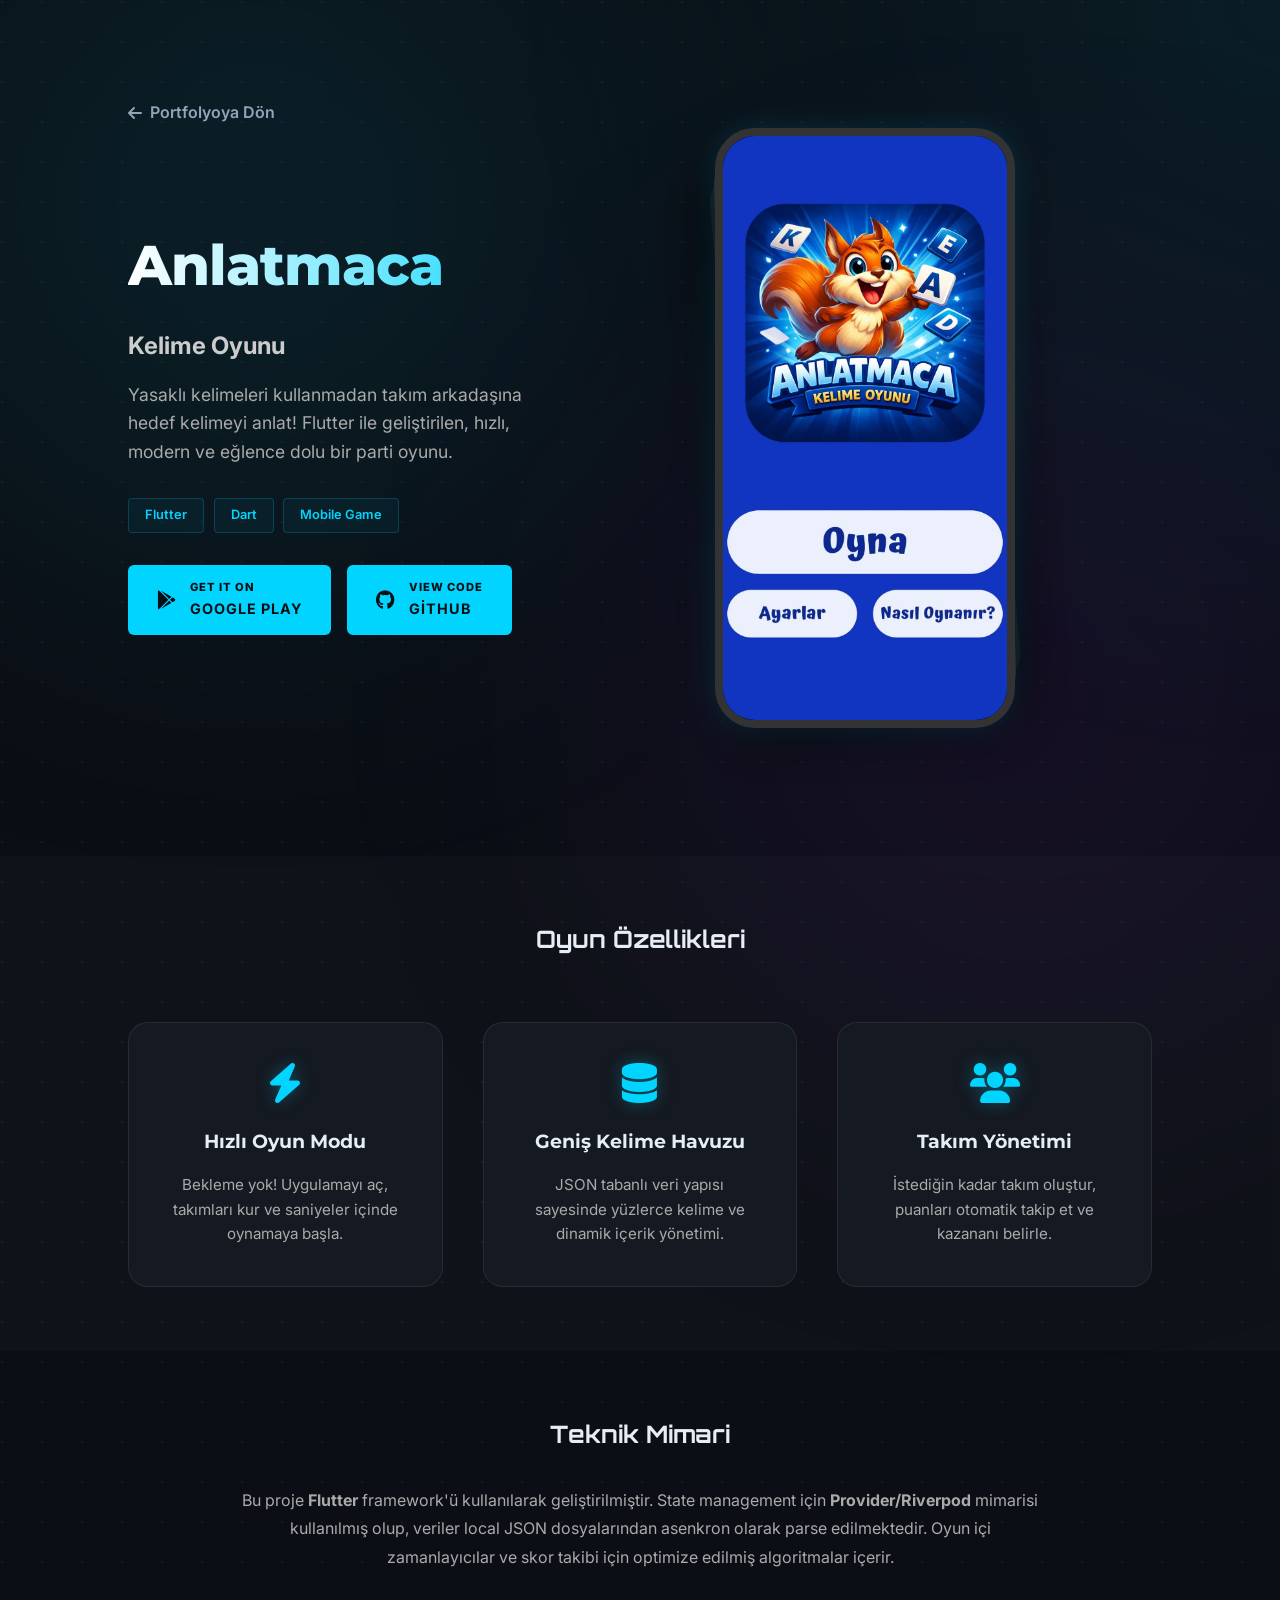
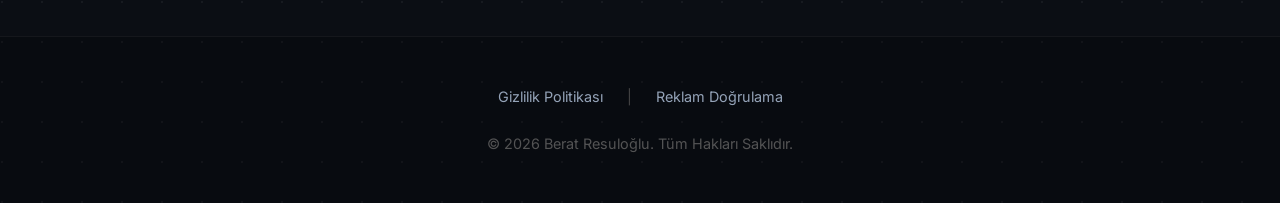
<file: anlatmaca.html>
<!doctype html>
<html lang="tr">
  <head>
    <meta charset="UTF-8" />
    <meta name="viewport" content="width=device-width, initial-scale=1.0" />
    <title>Anlatmaca | Kelime Oyunu</title>
    <link rel="stylesheet" href="style.css" />
    <link rel="icon" type="image/png" href="assets/foto2.png" />
    <link
      href="https://fonts.googleapis.com/css2?family=Inter:wght@400;600;700&display=swap"
      rel="stylesheet"
    />
    <link
      href="https://fonts.googleapis.com/css2?family=Orbitron:wght@800&family=Montserrat:wght@800&display=swap"
      rel="stylesheet"
    />
    <link
      rel="stylesheet"
      href="https://cdnjs.cloudflare.com/ajax/libs/font-awesome/6.0.0/css/all.min.css"
    />

    <style>
      /* --- ENTEGRASYON İÇİN GEREKLİ DEĞİŞKENLER (Ana CSS ile eşleşti) --- */
      :root {
        --bg-color: #0b0e14;
        --card-bg: #151921;
        --text-primary: #e6edf3;
        --text-secondary: #94a3b8;
        --accent: #00d4ff;
        --accent-glow: rgba(0, 212, 255, 0.3);
        --transition: all 0.3s cubic-bezier(0.4, 0, 0.2, 1);
      }

      /* --- GENEL SAYFA AYARLARI --- */
      body {
        background-color: var(--bg-color);
        color: var(--text-primary);
        font-family:
          "Inter",
          system-ui,
          -apple-system,
          sans-serif;
        line-height: 1.6;
        /* Ana sayfadaki grid dokusu */
        background-image: radial-gradient(
          circle at 2px 2px,
          rgba(255, 255, 255, 0.05) 1px,
          transparent 0
        );
        background-size: 40px 40px;
        margin: 0;
        padding: 0;
      }

      /* --- HERO BÖLÜMÜ --- */
      .hero-section {
        display: flex;
        align-items: center;
        justify-content: space-between;
        padding: 8rem 10%;
        min-height: 80vh;
        /* Mor gradyan yerine Neon Mavi hafif ışık */
        background: radial-gradient(
          circle at top right,
          rgba(0, 212, 255, 0.08),
          transparent 50%
        );
      }

      .hero-content {
        flex: 1;
        max-width: 600px;
        z-index: 10;
      }

      .hero-title {
        /* Orbitron yerine Montserrat */
        font-family: "Montserrat", sans-serif;
        font-size: 3.5rem;
        font-weight: 800;
        margin-bottom: 1rem;
        letter-spacing: -1px;
        /* Beyazdan maviye geçiş */
        background: linear-gradient(to right, #ffffff, var(--accent));
        -webkit-background-clip: text;
        -webkit-text-fill-color: transparent;
      }

      .hero-content p {
        color: var(--text-secondary);
        font-size: 1.1rem;
        margin-bottom: 2rem;
      }

      /* --- GÖRSEL VE MOCKUP ALANI --- */
      .hero-img {
        flex: 1;
        display: flex;
        align-items: center;
        justify-content: flex-start;
        position: relative;
        padding-left: 150px;
      }

      .mockup-container {
        position: relative;
        width: 300px;
        height: 600px;
        transition: var(--transition);
        cursor: pointer;
      }

      .phone-mockup {
        position: absolute;
        top: 0;
        left: 0;
        width: 100%;
        height: 100%;
        background: #000;
        border-radius: 40px;
        /* Telefon çerçevesi koyu gri */
        border: 8px solid #2d2d2d;
        overflow: hidden;
        box-shadow: 0 20px 50px rgba(0, 0, 0, 0.8);
        transition: all 0.5s cubic-bezier(0.25, 0.8, 0.25, 1);
        display: flex;
        align-items: center;
        justify-content: center;
      }

      .phone-mockup img {
        width: 100%;
        height: 100%;
        object-fit: cover;
      }

      /* --- Mockup Katmanları --- */
      .mockup-3 {
        z-index: 1;
        transform: scale(0.9) rotate(-5deg);
        opacity: 0.6;
        border-color: #222; /* Arkadakiler daha sönük */
      }

      .mockup-2 {
        z-index: 2;
        transform: scale(0.95) rotate(-2deg);
        opacity: 0.8;
        border-color: #2a2a2a;
      }

      .mockup-1 {
        z-index: 3;
        transform: scale(1) rotate(0deg);
        /* Ana telefona hafif mavi ışıma ekledik */
        box-shadow: 0 0 30px rgba(0, 212, 255, 0.15);
        border-color: #333;
      }

      /* Hover Animasyonları */
      .mockup-container:hover .mockup-1 {
        transform: translateX(0) scale(1);
        box-shadow: 0 0 50px rgba(0, 212, 255, 0.3); /* Hoverda daha parlak */
        border-color: rgba(255, 255, 255, 0.2);
      }

      .mockup-container:hover .mockup-2 {
        transform: translateX(140px) scale(0.95) rotate(5deg);
        opacity: 1;
      }

      .mockup-container:hover .mockup-3 {
        transform: translateX(260px) scale(0.9) rotate(10deg);
        opacity: 1;
      }

      /* --- BUTONLAR (Ana Sayfa Stili) --- */
      .download-btns {
        display: flex;
        gap: 1rem;
        margin-top: 2rem;
      }

      .btn-store {
        /* Ana sayfadaki contact-btn ile aynı stil */
        background: var(--accent);
        color: var(--bg-color);
        padding: 0.9rem 1.8rem;
        border-radius: 6px;
        border: none;
        font-weight: 800;
        text-transform: uppercase;
        letter-spacing: 1px;
        cursor: pointer;
        text-decoration: none;
        display: flex;
        align-items: center;
        gap: 0.8rem;
        transition: var(--transition);
        font-size: 0.9rem;
      }

      .btn-store:hover {
        transform: scale(1.05);
        box-shadow: 0 0 25px var(--accent-glow);
        filter: brightness(1.1);
        color: var(--bg-color); /* Hoverda yazı rengi bozulmasın */
      }

      .btn-store i {
        font-size: 1.2rem;
      }

      /* İkinci buton (Google Play gibi) için hafif varyasyon istersen */
      .btn-store.outline {
        background: transparent;
        border: 2px solid var(--accent);
        color: var(--accent);
      }
      .btn-store.outline:hover {
        background: var(--accent);
        color: var(--bg-color);
      }

      /* --- ÖZELLİKLER GRID (Project Card Stili) --- */
      .features-grid {
        display: grid;
        grid-template-columns: repeat(auto-fit, minmax(280px, 1fr));
        gap: 2.5rem;
        padding: 4rem 10%;
      }

      .feature-box {
        background: var(--card-bg);
        padding: 2.5rem;
        border-radius: 20px;
        border: 1px solid rgba(255, 255, 255, 0.08); /* border-subtle */
        text-align: center;
        transition: var(--transition);
        position: relative;
        overflow: hidden;
      }

      /* Kartın içindeki "Aktif" mavi çizgi efekti (Project Card'dan alındı) */
      .feature-box::before {
        content: "";
        position: absolute;
        top: 0;
        left: 0;
        width: 4px;
        height: 0;
        background: var(--accent);
        transition: var(--transition);
      }

      .feature-box:hover::before {
        height: 100%;
      }

      .feature-box:hover {
        transform: translateY(-12px);
        border-color: rgba(56, 189, 248, 0.4);
        box-shadow: 0 20px 40px -15px rgba(0, 0, 0, 0.5);
      }

      .feature-icon {
        font-size: 2.5rem;
        color: var(--accent);
        margin-bottom: 1.5rem;
        /* İkonlara hafif neon parlama */
        filter: drop-shadow(0 0 8px var(--accent-glow));
      }

      .feature-box h3 {
        color: var(--text-primary);
        font-family: "Montserrat", sans-serif;
        margin-bottom: 1rem;
        font-weight: 700;
      }

      .feature-box p {
        color: var(--text-secondary);
        font-size: 0.95rem;
      }

      /* --- GERİ DÖN BUTONU --- */
      .back-btn {
        position: absolute;
        top: 100px; /* Navbar payı */
        left: 10%;
        color: var(--text-secondary);
        text-decoration: none;
        display: flex;
        align-items: center;
        gap: 0.5rem;
        font-family: "Inter", sans-serif;
        font-weight: 600;
        transition: var(--transition);
        z-index: 20;
      }

      .back-btn:hover {
        color: var(--accent);
        transform: translateX(-5px);
        text-shadow: 0 0 10px var(--accent-glow);
      }

      /* --- RESPONSIVE AYARLAR --- */
      @media (max-width: 1024px) {
        .hero-img {
          justify-content: center;
          padding-left: 0;
          margin-top: 4rem;
          overflow: visible; /* Mockup taşması için */
        }

        .mockup-container {
          transform: scale(0.85);
        }
      }

      @media (max-width: 768px) {
        .hero-section {
          flex-direction: column;
          text-align: center;
          padding-top: 6rem;
        }

        .hero-content {
          margin-bottom: 2rem;
        }

        .download-btns {
          justify-content: center;
          flex-direction: column;
          width: 100%;
        }

        .btn-store {
          justify-content: center;
          width: 100%;
        }

        .back-btn {
          top: 90px;
          left: 20px;
        }

        /* Mobilde hover efektini basitleştirme */
        .mockup-container:hover .mockup-2 {
          transform: translateX(60px) scale(0.9) rotate(5deg);
        }
        .mockup-container:hover .mockup-3 {
          transform: translateX(120px) scale(0.85) rotate(10deg);
        }
      }
    </style>
  </head>
  <body>
    <a href="index.html" class="back-btn">
      <i class="fas fa-arrow-left"></i> Portfolyoya Dön
    </a>

    <section class="hero-section">
      <div class="hero-content">
        <h1 class="hero-title">Anlatmaca</h1>
        <h2 style="font-size: 1.5rem; margin-bottom: 1rem; color: #ccc">
          Kelime Oyunu
        </h2>
        <p
          style="
            font-size: 1.1rem;
            line-height: 1.6;
            color: #aaa;
            margin-bottom: 2rem;
          "
        >
          Yasaklı kelimeleri kullanmadan takım arkadaşına hedef kelimeyi anlat!
          Flutter ile geliştirilen, hızlı, modern ve eğlence dolu bir parti
          oyunu.
        </p>

        <div
          class="tech-stack"
          style="margin-bottom: 2rem; justify-content: flex-start"
        >
          <span class="tech-tag">Flutter</span>
          <span class="tech-tag">Dart</span>
          <span class="tech-tag">Mobile Game</span>
        </div>

        <div class="download-btns">
          <a href="#" class="btn-store">
            <i class="fab fa-google-play fa-2x"></i>
            <div>
              <small style="display: block; font-size: 0.7rem">GET IT ON</small>
              <span style="font-weight: bold">Google Play</span>
            </div>
          </a>
          <a
            href="https://github.com/beratresuloglu/Anlatmaca-Kelime-Oyunu"
            class="btn-store"
          >
            <i class="fab fa-github fa-2x"></i>
            <div>
              <small style="display: block; font-size: 0.7rem">VIEW CODE</small>
              <span style="font-weight: bold">GitHub</span>
            </div>
          </a>
        </div>
      </div>

      <div class="hero-img">
        <div class="mockup-container">
          <div class="phone-mockup mockup-3">
            <img src="assets/oyun-ekrani-2.jpeg" alt="Anlatmaca Yan Ekran" />
          </div>

          <div class="phone-mockup mockup-2">
            <img src="assets/oyun-ekrani-1.jpeg" alt="Anlatmaca Menü Ekranı" />
          </div>

          <div class="phone-mockup mockup-1">
            <img
              src="assets/anlatmaca-anasayfa.jpeg"
              alt="Anlatmaca Ana Oyun Ekranı"
            />
          </div>
        </div>
      </div>
    </section>

    <section id="features" style="background: rgba(255, 255, 255, 0.02)">
      <h2
        style="
          text-align: center;
          font-family: &quot;Orbitron&quot;, sans-serif;
          padding-top: 4rem;
        "
      >
        Oyun Özellikleri
      </h2>
      <div class="features-grid">
        <div class="feature-box">
          <i class="fas fa-bolt feature-icon"></i>
          <h3>Hızlı Oyun Modu</h3>
          <p style="color: #aaa">
            Bekleme yok! Uygulamayı aç, takımları kur ve saniyeler içinde
            oynamaya başla.
          </p>
        </div>

        <div class="feature-box">
          <i class="fas fa-database feature-icon"></i>
          <h3>Geniş Kelime Havuzu</h3>
          <p style="color: #aaa">
            JSON tabanlı veri yapısı sayesinde yüzlerce kelime ve dinamik içerik
            yönetimi.
          </p>
        </div>

        <div class="feature-box">
          <i class="fas fa-users feature-icon"></i>
          <h3>Takım Yönetimi</h3>
          <p style="color: #aaa">
            İstediğin kadar takım oluştur, puanları otomatik takip et ve
            kazananı belirle.
          </p>
        </div>
      </div>
    </section>

    <section style="padding: 4rem 10%; text-align: center">
      <h2
        style="
          font-family: &quot;Orbitron&quot;, sans-serif;
          margin-bottom: 2rem;
        "
      >
        Teknik Mimari
      </h2>
      <p
        style="max-width: 800px; margin: 0 auto; color: #aaa; line-height: 1.8"
      >
        Bu proje <strong>Flutter</strong> framework'ü kullanılarak
        geliştirilmiştir. State management için
        <strong>Provider/Riverpod</strong> mimarisi kullanılmış olup, veriler
        local JSON dosyalarından asenkron olarak parse edilmektedir. Oyun içi
        zamanlayıcılar ve skor takibi için optimize edilmiş algoritmalar içerir.
      </p>
    </section>

    <footer
      style="
        text-align: center;
        padding: 3rem 2rem;
        background: rgba(0, 0, 0, 0.2);
        border-top: 1px solid rgba(255, 255, 255, 0.05);
        color: #666;
        font-size: 0.9rem;
      "
    >
      <div
        style="
          margin-bottom: 1.5rem;
          display: flex;
          justify-content: center;
          gap: 1.5rem;
          flex-wrap: wrap;
        "
      >
        <a
          href="privacy.html"
          style="
            color: #94a3b8;
            text-decoration: none;
            transition: all 0.3s ease;
          "
          onmouseover="this.style.color = '#00d4ff'"
          onmouseout="this.style.color = '#94a3b8'"
        >
          Gizlilik Politikası
        </a>

        <span style="color: #444">|</span>

        <a
          href="app-ads.txt"
          target="_blank"
          style="
            color: #94a3b8;
            text-decoration: none;
            transition: all 0.3s ease;
          "
          onmouseover="this.style.color = '#00d4ff'"
          onmouseout="this.style.color = '#94a3b8'"
        >
          Reklam Doğrulama
        </a>
      </div>

      <div style="opacity: 0.8">
        &copy; 2026 Berat Resuloğlu.
        <br class="mobile-break" style="display: none" />
        Tüm Hakları Saklıdır.
      </div>
    </footer>
  </body>
</html>
</file>
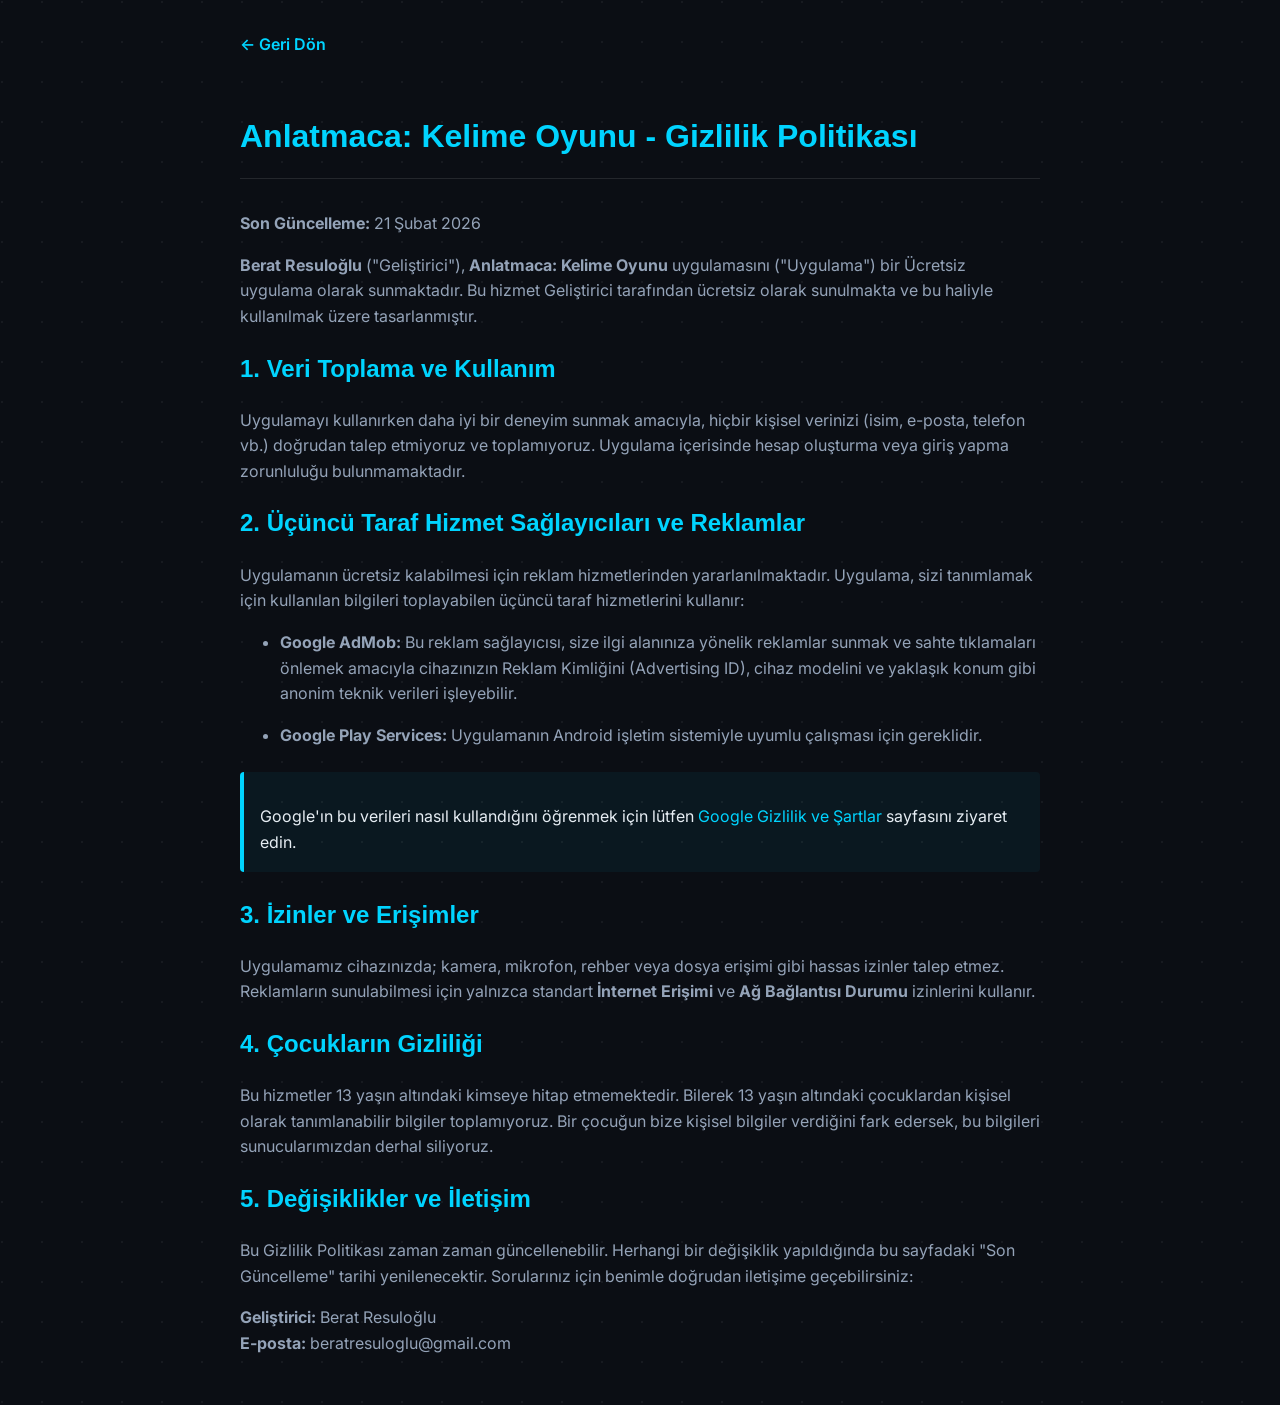
<file: privacy.html>
<!doctype html>
<html lang="tr">
  <head>
    <meta charset="UTF-8" />
    <meta name="viewport" content="width=device-width, initial-scale=1.0" />
    <link rel="icon" type="image/png" href="assets/foto2.png" />
    <title>Gizlilik Politikası | Anlatmaca</title>
    <link
      href="https://fonts.googleapis.com/css2?family=Inter:wght@400;600;700&display=swap"
      rel="stylesheet"
    />
    <style>
      body {
        background-color: #0b0e14;
        color: #e6edf3;
        font-family: "Inter", sans-serif;
        line-height: 1.6;
        padding: 2rem;
        max-width: 800px;
        margin: auto;
        background-image: radial-gradient(
          circle at 2px 2px,
          rgba(255, 255, 255, 0.05) 1px,
          transparent 0
        );
        background-size: 40px 40px;
      }
      h1,
      h2 {
        color: #00d4ff;
        font-family: "Montserrat", sans-serif;
      }
      h1 {
        border-bottom: 1px solid rgba(255, 255, 255, 0.1);
        padding-bottom: 1rem;
        margin-bottom: 2rem;
      }
      p,
      li {
        color: #94a3b8;
        margin-bottom: 1rem;
      }
      a {
        color: #00d4ff;
        text-decoration: none;
        transition: 0.3s;
      }
      a:hover {
        color: #fff;
        text-decoration: underline;
      }
      .back-link {
        display: inline-block;
        margin-bottom: 2rem;
        font-weight: 600;
      }
      /* Yeni eklenen uyarı kutusu tasarımı */
      .important-note {
        background-color: rgba(0, 212, 255, 0.05);
        border-left: 4px solid #00d4ff;
        padding: 1rem;
        margin: 1.5rem 0;
        border-radius: 4px;
      }
    </style>
  </head>
  <body>
    <a href="anlatmaca.html" class="back-link">← Geri Dön</a>

    <h1>Anlatmaca: Kelime Oyunu - Gizlilik Politikası</h1>
    <p><strong>Son Güncelleme:</strong> 21 Şubat 2026</p>

    <p>
      <strong>Berat Resuloğlu</strong> ("Geliştirici"),
      <strong>Anlatmaca: Kelime Oyunu</strong> uygulamasını ("Uygulama") bir
      Ücretsiz uygulama olarak sunmaktadır. Bu hizmet Geliştirici tarafından
      ücretsiz olarak sunulmakta ve bu haliyle kullanılmak üzere tasarlanmıştır.
    </p>

    <h2>1. Veri Toplama ve Kullanım</h2>
    <p>
      Uygulamayı kullanırken daha iyi bir deneyim sunmak amacıyla, hiçbir
      kişisel verinizi (isim, e-posta, telefon vb.) doğrudan talep etmiyoruz ve
      toplamıyoruz. Uygulama içerisinde hesap oluşturma veya giriş yapma
      zorunluluğu bulunmamaktadır.
    </p>

    <h2>2. Üçüncü Taraf Hizmet Sağlayıcıları ve Reklamlar</h2>
    <p>
      Uygulamanın ücretsiz kalabilmesi için reklam hizmetlerinden
      yararlanılmaktadır. Uygulama, sizi tanımlamak için kullanılan bilgileri
      toplayabilen üçüncü taraf hizmetlerini kullanır:
    </p>
    <ul>
      <li>
        <strong>Google AdMob:</strong> Bu reklam sağlayıcısı, size ilgi
        alanınıza yönelik reklamlar sunmak ve sahte tıklamaları önlemek amacıyla
        cihazınızın Reklam Kimliğini (Advertising ID), cihaz modelini ve
        yaklaşık konum gibi anonim teknik verileri işleyebilir.
      </li>
      <li>
        <strong>Google Play Services:</strong> Uygulamanın Android işletim
        sistemiyle uyumlu çalışması için gereklidir.
      </li>
    </ul>

    <div class="important-note">
      <p style="margin-bottom: 0; color: #e6edf3">
        Google'ın bu verileri nasıl kullandığını öğrenmek için lütfen
        <a href="https://policies.google.com/privacy" target="_blank"
          >Google Gizlilik ve Şartlar</a
        >
        sayfasını ziyaret edin.
      </p>
    </div>

    <h2>3. İzinler ve Erişimler</h2>
    <p>
      Uygulamamız cihazınızda; kamera, mikrofon, rehber veya dosya erişimi gibi
      hassas izinler talep etmez. Reklamların sunulabilmesi için yalnızca
      standart <strong>İnternet Erişimi</strong> ve
      <strong>Ağ Bağlantısı Durumu</strong> izinlerini kullanır.
    </p>

    <h2>4. Çocukların Gizliliği</h2>
    <p>
      Bu hizmetler 13 yaşın altındaki kimseye hitap etmemektedir. Bilerek 13
      yaşın altındaki çocuklardan kişisel olarak tanımlanabilir bilgiler
      toplamıyoruz. Bir çocuğun bize kişisel bilgiler verdiğini fark edersek, bu
      bilgileri sunucularımızdan derhal siliyoruz.
    </p>

    <h2>5. Değişiklikler ve İletişim</h2>
    <p>
      Bu Gizlilik Politikası zaman zaman güncellenebilir. Herhangi bir
      değişiklik yapıldığında bu sayfadaki "Son Güncelleme" tarihi
      yenilenecektir. Sorularınız için benimle doğrudan iletişime
      geçebilirsiniz:
    </p>
    <p>
      <strong>Geliştirici:</strong> Berat Resuloğlu<br />
      <strong>E-posta:</strong> beratresuloglu@gmail.com
    </p>
  </body>
</html>
</file>
<file: style.css>
/* --- Genel Ayarlar --- */

html {
    scroll-behavior: smooth;
    scroll-padding-top: 80px;
}

:root {
    --bg-color: #0b0e14;        /* Görseldeki derin uzay siyahı */
    --card-bg: #151921;         /* Kartlar için antrasit tonu */
    --text-primary: #e6edf3;    /* Net okunabilir beyaz */
    --text-secondary: #94a3b8;  /* Yardımcı metin gri tonu */
    --accent: #00d4ff;          /* Görseldeki parlak neon mavi */
    --accent-glow: rgba(0, 212, 255, 0.3);
    --transition: all 0.3s cubic-bezier(0.4, 0, 0.2, 1);
}

* {
    margin: 0;
    padding: 0;
    box-sizing: border-box;
    font-family: 'Inter', system-ui, -apple-system, sans-serif;
}

body {
    overflow-x: hidden;
    margin: 0;
    padding: 0;
    background-color: var(--bg-color);
    color: var(--text-primary);
    line-height: 1.6;
    /* Hafif bir grid dokusu ekleyerek mühendislik havası veriyoruz */
    background-image: 
        radial-gradient(circle at 2px 2px, rgba(255,255,255,0.05) 1px, transparent 0);
    background-size: 40px 40px;
}

.lang-switch {
    background: transparent;
    border: 1px solid var(--accent);
    color: var(--accent);
    padding: 5px 12px;
    border-radius: 6px;
    cursor: pointer;
    font-weight: 700;
    font-size: 0.75rem;
    transition: var(--transition);
}

.lang-switch:hover {
    background: var(--accent);
    color: var(--bg-color);
    box-shadow: 0 0 10px var(--accent-glow);
}

.logo {
    /* Font Seçimi: Fütüristik için 'Orbitron', modern için 'Montserrat' kullanabilirsin */
    font-family: 'Montserrat', sans-serif; 
    
    /* Punto (Boyut) Ayarı */
    font-size: 2.2rem; 
    
    font-weight: 800;
    color: var(--accent);
    letter-spacing: 2px;
    text-transform: uppercase;
    cursor: pointer;
    transition: var(--transition);
    text-decoration: none;
    display: inline-block;
}

.logo span {
    color: var(--text-primary);
    margin-left: -4px; /* Noktayı logoya biraz daha yaklaştırır */
}

.logo:hover {
    transform: scale(1.08); /* Büyüme etkisini biraz daha artırdık */
    text-shadow: 0 0 15px var(--accent-glow);
}
/* --- Navigasyon --- */
nav {
    padding: 1rem 10%;
    display: flex;
    justify-content: center;
    background: rgba(3, 7, 18, 0.85); /* Glassmorphism etkisi */
    backdrop-filter: blur(12px);
    -webkit-backdrop-filter: blur(12px);
    position: fixed; /* 'sticky' yerine 'fixed' kullanarak her zaman üstte kalmasını garantiye alıyoruz */
    top: 0;
    width: 100%;
    z-index: 1000;
    border-bottom: 1px solid rgba(255, 255, 255, 0.08);
}

nav ul {
    display: flex;
    list-style: none;
    gap: 2.5rem;
}

nav a {
    color: var(--text-secondary);
    text-decoration: none;
    font-weight: 600;
    font-size: 0.85rem;
    text-transform: uppercase;
    letter-spacing: 1.5px;
    transition: var(--transition);
    position: relative;
}

/* Aktif link alt çizgisi efekti */
nav a::after {
    content: '';
    position: absolute;
    width: 0;
    height: 2px;
    bottom: -5px;
    left: 0;
    background-color: var(--accent);
    transition: var(--transition);
}

nav a:hover::after {
    width: 100%;
}

nav a:hover {
    color: var(--accent);
}

.nav-container {
    display: flex;
    justify-content: center; /* Logoyu kaldırdığımız için öğeleri merkeze aldık */
    width: 100%;
}

/* --- Hero Section --- */
header {
    margin-top: 80px; /* Navbar yüksekliği kadar boşluk */
    min-height: 60vh;
    display: flex;
    flex-direction: column;
    justify-content: center;
    align-items: center;
    text-align: center;
}

header h1 {
    font-size: 3.5rem;
    margin-bottom: 1rem;
    font-weight: 800;
    /* Görseldeki gibi beyazdan maviye geçiş */
    background: linear-gradient(to right, #ffffff, var(--accent));
    background-clip: text;
    -webkit-background-clip: text;
    -webkit-text-fill-color: transparent;
}

/* --- Chat Konteyner ve Pencere --- */
#ai-chat-container {
    position: fixed;
    bottom: 20px;
    right: 20px;
    z-index: 1000;
    font-family: 'Inter', sans-serif;
}

#chat-window {
    display: none; /* Varsayılan olarak gizli */
    flex-direction: column;
    /* BOYUT AYARLARI BURADA: Daha geniş ve uzun yaptık */
    width: 380px;  
    height: 550px; 
    background: #1a1a1a; /* Koyu modern arka plan */
    border-radius: 20px; /* Köşeleri daha çok yuvarladık */
    box-shadow: 0 10px 40px rgba(0, 0, 0, 0.5); /* Derin gölge */
    overflow: hidden;
    border: 1px solid rgba(255, 255, 255, 0.1);
    animation: slideIn 0.3s ease-out;
}

/* Pencere açılma animasyonu */
@keyframes slideIn {
    from { opacity: 0; transform: translateY(20px); }
    to { opacity: 1; transform: translateY(0); }
}

/* --- Header (Başlık) Kısmı --- */
#chat-header {
    background: linear-gradient(135deg, #007bff, #00d4ff); /* Modern gradyan */
    padding: 15px 20px;
    display: flex;
    justify-content: space-between;
    align-items: center;
    color: white;
    font-weight: 600;
}

.header-title {
    display: flex;
    align-items: center;
    gap: 10px;
    font-size: 1.1rem;
}

/* --- Modern Çarpı (Kapat) Butonu --- */
.close-btn {
    background: rgba(255, 255, 255, 0.2);
    border: none;
    color: white;
    width: 32px;
    height: 32px;
    border-radius: 50%;
    cursor: pointer;
    display: flex;
    align-items: center;
    justify-content: center;
    transition: all 0.3s ease;
}

.close-btn:hover {
    background: rgba(255, 0, 0, 0.7); /* Üzerine gelince kırmızı */
    transform: rotate(90deg); /* Dönme efekti */
}

/* --- Proje Kartı Rozetleri (Badges) --- */

/* Etiketleri tutan kapsayıcı */
.card-badges {
    position: absolute;
    top: 20px;
    right: 20px;
    display: flex;
    flex-direction: column; /* Alt alta dizilmesi için (Yan yana istersen 'row' yap) */
    align-items: flex-end;  /* Sağa yasla */
    gap: 8px;
    z-index: 2;
}

/* Genel Rozet Stili */
.badge {
    font-size: 0.7rem;
    padding: 4px 10px;
    border-radius: 6px;
    font-weight: 700;
    text-transform: uppercase;
    letter-spacing: 0.5px;
    display: inline-flex;
    align-items: center;
    gap: 6px;
    backdrop-filter: blur(4px);
    transition: var(--transition);
}

.badge i {
    font-size: 0.8rem;
}

/* --- Durum Renkleri --- */

/* Devam Ediyor (Turuncu/Sarı) */
.status-continuing {
    border: 1px solid #ff9f43;
    color: #ff9f43;
    background: rgba(255, 159, 67, 0.1);
    box-shadow: 0 0 10px rgba(255, 159, 67, 0.1);
}

/* Tamamlandı (Yeşil) */
.status-completed {
    border: 1px solid #2ecc71;
    color: #2ecc71;
    background: rgba(46, 204, 113, 0.1);
    box-shadow: 0 0 10px rgba(46, 204, 113, 0.1);
}

.ai-footer {
    text-align: center;
    font-size: 0.65rem; /* Çok küçük */
    color: rgba(255, 255, 255, 0.3); /* Çok silik */
    padding-bottom: 10px;
    margin-top: -10px; /* Input'a yaklaştır */
}

.ai-footer a {
    color: rgba(255, 255, 255, 0.5);
    text-decoration: none;
}

/* --- Proje Türü Renkleri --- */

/* Bireysel (Mor) */
.type-personal {
    border: 1px solid #a55eea;
    color: #a55eea;
    background: rgba(165, 94, 234, 0.1);
}

/* Ekip (Mavi - Temana Uygun) */
.type-team {
    border: 1px solid #00d4ff;
    color: #00d4ff;
    background: rgba(0, 212, 255, 0.1);
}

/* Hover Efekti: Kartın üzerine gelince etiketler parlasın */
.project-card:hover .badge {
    filter: brightness(1.2);
    transform: translateX(-2px);
}


/* --- Chat Mesaj Alanı --- */
#chat-box {
    flex: 1;
    padding: 20px;
    overflow-y: auto;
    background: #121212;
    display: flex;
    flex-direction: column;
    gap: 15px;
}

/* Mesaj Baloncukları */
.ai-msg, .user-msg {
    max-width: 80%;
    padding: 12px 16px;
    border-radius: 12px;
    line-height: 1.5;
    font-size: 0.95rem;
}

.ai-msg {
    background: #2c2c2c;
    color: #e0e0e0;
    align-self: flex-start;
    border-bottom-left-radius: 2px;
}

.user-msg {
    background: #007bff;
    color: white;
    align-self: flex-end;
    border-bottom-right-radius: 2px;
}

/* --- Input ve Gönder Butonu Alanı --- */
#chat-input-area {
    padding: 15px;
    background: #1a1a1a;
    border-top: 1px solid rgba(255, 255, 255, 0.05);
    display: flex;
    gap: 10px;
    align-items: center;
}

#user-input {
    flex: 1;
    padding: 12px 15px;
    border-radius: 25px;
    border: 1px solid rgba(255, 255, 255, 0.1);
    background: #252525;
    color: white;
    outline: none;
    transition: border-color 0.3s;
}

#user-input:focus {
    border-color: #007bff;
}

/* --- Modern Gönder Butonu --- */
#send-btn {
    width: 45px;
    height: 45px;
    border: none;
    border-radius: 50%;
    background: linear-gradient(135deg, #007bff, #0056b3);
    color: white;
    font-size: 1.1rem;
    cursor: pointer;
    display: flex;
    align-items: center;
    justify-content: center;
    transition: all 0.3s ease;
    box-shadow: 0 4px 15px rgba(0, 123, 255, 0.3);
}

#send-btn:hover {
    transform: scale(1.1); /* Büyüme efekti */
    box-shadow: 0 6px 20px rgba(0, 123, 255, 0.5);
}

#send-btn:active {
    transform: scale(0.95);
}

/* --- Ana Chat Açma Butonu (Floating Button) --- */
#chat-toggle-btn {
    width: 60px;
    height: 60px;
    border-radius: 50%;
    background: #007bff;
    color: white;
    border: none;
    font-size: 1.5rem;
    cursor: pointer;
    box-shadow: 0 4px 20px rgba(0, 123, 255, 0.4);
    transition: all 0.3s;
    display: flex;
    align-items: center;
    justify-content: center;
}

#chat-toggle-btn:hover {
    transform: scale(1.1) rotate(10deg);
}
/* --- Profil Fotoğrafı (Hover Efektiyle) --- */
.profile-pic {
    width: 190px;
    height: 190px;
    border-radius: 50%;
    object-fit: cover;
    margin-bottom: 2rem;
    border: 3px solid var(--accent);
    padding: 5px;
    box-shadow: 0 0 20px rgba(0, 212, 255, 0.1);
    transition: var(--transition);
}

.profile-pic:hover {
    transform: scale(1.05) rotate(2deg);
    box-shadow: 0 0 40px var(--accent-glow);
    border-color: #fff;
}

/* --- Projeler Izgarası --- */
#projects {
    padding: 5rem 10%;
}

.section-title {
    font-size: 2.5rem;
    margin-bottom: 3.5rem;
    text-align: center;
    font-weight: 800;
}

.project-grid {
    display: grid;
    grid-template-columns: repeat(auto-fit, minmax(320px, 1fr));
    gap: 2.5rem;
}

.project-card {
    background: var(--card-bg);
    padding: 2.5rem;
    border-radius: 20px;
    border: 1px solid var(--border-subtle);
    transition: var(--transition);
    position: relative;
    overflow: hidden;
}

.project-card:hover {
    transform: translateY(-12px);
    border-color: rgba(56, 189, 248, 0.4);
    box-shadow: 0 20px 40px -15px rgba(0, 0, 0, 0.5);
}

/* Kartın içindeki "Aktif" mavi vurgu efekti */
.project-card::before {
    content: '';
    position: absolute;
    top: 0;
    left: 0;
    width: 4px;
    height: 0;
    background: var(--accent);
    transition: var(--transition);
}

.project-card:hover::before {
    height: 100%;
}

.project-card h3 {
    margin-bottom: 1.2rem;
    color: var(--accent);
    font-size: 1.5rem;
    font-weight: 700;
}

/* --- Teknoloji Yığını (Görseldeki Stil) --- */
.tech-stack {
    margin-top: 1.5rem;
    display: flex;
    flex-wrap: wrap;
    gap: 0.6rem;
}

.tech-tag {
    background: rgba(0, 212, 255, 0.05);
    color: var(--accent);
    padding: 0.4rem 1rem;
    border-radius: 4px; /* Görseldeki gibi daha köşeli-modern */
    border: 1px solid rgba(0, 212, 255, 0.2);
    font-size: 0.8rem;
    font-weight: 600;
    transition: var(--transition);
}

.tech-tag:hover {
    background: var(--accent);
    color: var(--bg-color);
}

/* --- İletişim Butonu --- */
.contact-btn {
    background: var(--accent);
    color: var(--bg-color);
    padding: 1rem 2.5rem;
    border: none;
    border-radius: 6px;
    font-weight: 800;
    text-transform: uppercase;
    letter-spacing: 1px;
    cursor: pointer;
    transition: var(--transition);
}

.contact-btn:hover {
    transform: scale(1.05);
    box-shadow: 0 0 25px var(--accent-glow);
    filter: brightness(1.1);
}

/* Input ve Form Elemanları */
input, textarea {
    background: #0b0e14 !important;
    border: 1px solid rgba(255, 255, 255, 0.1) !important;
    color: white !important;
    border-radius: 6px;
    padding: 1rem;
}

input:focus, textarea:focus {
    outline: none;
    border-color: var(--accent) !important;
    box-shadow: 0 0 10px var(--accent-glow);
}

/* --- Responsive --- */
@media (max-width: 768px) {
    header h1 { font-size: 2.2rem; }
    nav ul { gap: 1rem; }
}

/* --- Canlı Durum Göstergesi --- */
.live-status {
    display: flex;
    align-items: center;
    gap: 10px;
    background: rgba(56, 189, 248, 0.05);
    padding: 6px 16px;
    border-radius: 100px;
    border: 1px solid rgba(56, 189, 248, 0.2);
    font-size: 0.9rem;
    color: var(--text-secondary);
    margin-bottom: 1.5rem;
    font-weight: 500;
}

.project-name {
    color: var(--accent);
    font-weight: 700;
}

/* Yanıp Sönen Nokta */
.pulse-dot {
    width: 8px;
    height: 8px;
    background-color: var(--accent);
    border-radius: 50%;
    position: relative;
}

.pulse-dot::before {
    content: '';
    position: absolute;
    width: 100%;
    height: 100%;
    background-color: var(--accent);
    border-radius: 50%;
    animation: pulse 2s infinite;
}

/* Büyüyüp Küçülen Işıma Animasyonu */
@keyframes pulse {
    0% {
        transform: scale(1);
        opacity: 0.8;
    }
    100% {
        transform: scale(3);
        opacity: 0;
    }
}

/* --- RESPONSIVE NAVBAR AYARLARI (Dosyanın En Altına Ekle) --- */

/* 1. Navigasyon Container Düzeni */
.nav-container {
    display: flex;
    justify-content: space-around; /* Mobilde ikon ve menüyü yaymak için */
    align-items: center;
    width: 100%;
}

/* 2. Hamburger Menü İkonu (Masaüstünde Gizli) */
.burger {
    display: none;
    cursor: pointer;
    z-index: 1001; /* Menünün üzerinde görünmesi için */
}

.burger div {
    width: 25px;
    height: 3px;
    background-color: var(--text-primary);
    margin: 5px;
    transition: all 0.3s ease;
}

/* 3. MOBİL GÖRÜNÜM (Tablet ve Telefonlar) */
@media screen and (max-width: 768px) {
    /* Linkleri tutan kapsayıcıyı mobilde sağa gizle */
    .nav-links {
        position: absolute;
        right: 0px;
        height: 92vh; /* Nav yüksekliği (8vh) hariç ekran boyu */
        top: 8vh;     /* Navbarın hemen altından başlasın */
        background-color: #0b0e14; /* Arka plan rengi */
        display: flex;
        flex-direction: column;
        align-items: center;
        justify-content: center;
        width: 60%; /* Ekranın %60'ını kaplasın */
        transform: translateX(100%); /* Başlangıçta ekran dışına it */
        transition: transform 0.5s ease-in;
        box-shadow: -5px 0 15px rgba(0,0,0,0.5);
        border-left: 1px solid rgba(255,255,255,0.1);
        z-index: 999;
    }

    /* Mobilde linkler arası boşluk */
    .nav-links li {
        margin: 1.5rem 0;
        opacity: 0; /* Animasyonla gelmesi için başta görünmez */
    }

    /* Hamburger ikonunu görünür yap */
    .burger {
        display: block;
    }
}

/* 4. JavaScript ile Eklenecek Sınıflar */

/* Menü açıldığında devreye giren sınıf */
.nav-active {
    transform: translateX(0%);
}

/* Linklerin sırayla gelme animasyonu */
@keyframes navLinkFade {
    from {
        opacity: 0;
        transform: translateX(50px);
    }
    to {
        opacity: 1;
        transform: translateX(0px);
    }
}

/* Hamburger ikonunun X şekline dönüşmesi */
.toggle .line1 {
    transform: rotate(-45deg) translate(-5px, 6px);
}
.toggle .line2 {
    opacity: 0;
}
.toggle .line3 {
    transform: rotate(45deg) translate(-5px, -6px);
}

/* --- MOBİL CHATBOT AYARLARI --- */
@media screen and (max-width: 768px) {
    #chat-window {
        /* Genişlik Ayarı */
        width: 90%;        /* Ekranın %90'ını kaplasın */
        right: 5%;         /* Ortalamak için sağdan %5 boşluk */
        
        /* Yükseklik Ayarı */
        height: 50vh;      /* Ekranın yarısı kadar olsun (Klavye açılınca kapanmasın diye kısa tuttuk) */
        
        /* Konum Ayarı */
        bottom: 90px;      /* Yuvarlak açma butonunun hemen üzerinde dursun */
        border-radius: 15px;
    }

    /* Mobilde yazı boyutlarını biraz küçültelim */
    .ai-msg, .user-msg {
        font-size: 0.85rem;
        padding: 10px;
    }

    /* Header (Başlık) kısmını biraz sıkıştıralım */
    #chat-header {
        padding: 10px 15px;
    }
}

.project-link-wrapper {
    text-decoration: none;
    color: inherit;
    display: block;
}

.project-link-wrapper:hover .project-card {
    transform: translateY(-5px);
    border-color: rgba(255, 255, 255, 0.3);
    box-shadow: 0 10px 30px rgba(0,0,0,0.5);
}
.project-grid {
    display: flex !important;
    flex-direction: column !important;
    align-items: stretch; /* Kartların bulunduğu alanı tam olarak doldurmasını sağlar */
    gap: 2rem;
    width: 100%;
}

.project-grid .project-card, .project-grid .project-link-wrapper {
    width: 100%;
    max-width: 100%; /* Önceki 800px sınırını kaldırıp tam genişliğe yayıyoruz */
    box-sizing: border-box; /* Padding taşmalarını engeller */
}

/* Yıldızların karta göre konumlanması için kartı relative yapıyoruz */
.project-card, .project-link-wrapper .project-card {
    position: relative;
}

/* Yıldız Konteyneri Tasarımı */
.project-difficulty {
    position: absolute;
    top: 1.5rem;
    right: 1.5rem;
    display: flex;
    gap: 0.2rem;
    /* 0.2 olan değeri 0.08'e düşürdük. Artık çok daha solgun ve karanlık. */
    color: rgba(255, 255, 255, 0.08); 
    font-size: 1rem; /* Yıldızları bir tık daha belirginleştirdik */
    transition: transform 0.3s ease;
}

/* DOLU Yıldızlar (Çok daha canlı ve parlak) */
.project-difficulty .filled {
    color: var(--accent); /* --main-color yerine --accent kullanıyoruz */
}

/* --- KART SEVİYELERİNE GÖRE ÇOK HAFİF RENK DEĞİŞİMLERİ --- */

/* Tüm kartların alt çizgisini hazırlayalım, transition ile yumuşak geçiş verelim */
.project-card {
    transition: all 0.3s ease;
    border-bottom: 2px solid transparent; /* Varsayılan olarak şeffaf */
}

/* 3 Yıldız - İleri Seviye (Hafif Mor Vurgu) */
.project-card.level-3 {
    background: linear-gradient(145deg, var(--card-bg) 60%, rgba(138, 43, 226, 0.05));
    border-bottom: 2px solid rgba(138, 43, 226, 0.3);
}
.project-card.level-3:hover {
    border-bottom-color: rgba(138, 43, 226, 0.8);
    box-shadow: 0 10px 20px rgba(138, 43, 226, 0.1);
}

/* 2 Yıldız - Orta Seviye (Hafif Turuncu Vurgu) */
.project-card.level-2 {
    background: linear-gradient(145deg, var(--card-bg) 60%, rgba(255, 159, 67, 0.05));
    border-bottom: 2px solid rgba(255, 159, 67, 0.3);
}

.project-card.level-2:hover {
    border-bottom-color: rgba(255, 159, 67, 0.8);
    box-shadow: 0 10px 20px rgba(255, 159, 67, 0.1);
}



/* 1 Yıldız - Temel Seviye (Hafif Zümrüt Yeşili Vurgu) */
.project-card.level-1 {
    background: linear-gradient(145deg, var(--card-bg) 60%, rgba(0, 255, 136, 0.05));
    border-bottom: 2px solid rgba(0, 255, 136, 0.3);
}
.project-card.level-1:hover {
    border-bottom-color: rgba(0, 255, 136, 0.8);
    box-shadow: 0 10px 20px rgba(0, 255, 136, 0.1);
}
/* Karta üzerine gelince yıldızların hafif büyümesi (İsteğe bağlı) */
.project-card:hover .project-difficulty {
    transform: scale(1.1);
}
/* 3 Yıldız - İleri Seviye (Mor Şerit) */
.project-card.level-3::before {
    background: rgba(138, 43, 226, 0.9) !important; 
}

/* 2 Yıldız - Orta Seviye (Turuncu Şerit) */
.project-card.level-2::before {
    background: rgba(255, 159, 67, 0.9) !important; 
}

/* 1 Yıldız - Temel Seviye (Zümrüt Yeşili Şerit) */
.project-card.level-1::before {
    background: rgba(0, 255, 136, 0.9) !important; 
}
/* 3 Yıldız - İleri Seviye (Mor Yıldızlar) */
.project-card.level-3 .project-difficulty .filled {
    color: #8a2be2; 
    text-shadow: 0 0 8px #8a2be2, 0 0 15px rgba(255, 255, 255, 0.3);
}

/* 2 Yıldız - Orta Seviye (Turuncu Yıldızlar) */
.project-card.level-2 .project-difficulty .filled {
    color: #ff9f43;
    text-shadow: 0 0 8px #ff9f43, 0 0 15px rgba(255, 255, 255, 0.3);
}

/* 1 Yıldız - Temel Seviye (Zümrüt Yeşili Yıldızlar) */
.project-card.level-1 .project-difficulty .filled {
    color: #00ff88;
    text-shadow: 0 0 8px #00ff88, 0 0 15px rgba(255, 255, 255, 0.3);
}

/* --- Dinamik Arka Plan Efekti (Kayan Ambient Işıklar) --- */

body {
    position: relative; /* Işıkların gövdeye göre konumlanması için */
    overflow-x: hidden;
}

body::before, body::after {
    content: '';
    position: fixed; /* Kaydırma (scroll) yapıldığında ışıklar ekranda sabit kalsın */
    width: 60vw;
    height: 60vw;
    max-width: 800px;
    max-height: 800px;
    border-radius: 50%;
    filter: blur(140px); /* Keskin yuvarlakları dağıtarak dumanlı bir ışık hüzmesine çevirir */
    z-index: -1; /* Kartların ve yazıların arkasında kalması için en alt katmana atıyoruz */
    pointer-events: none; /* Mouse ile tıklanmasını veya metin seçimini engeller */
    animation: floatLights 20s infinite alternate ease-in-out;
}

/* Sol üstten vuran Neon Mavi Işık */
body::before {
    background: rgba(0, 212, 255, 0.08); /* Temanızın ana vurgu rengi */
    top: -20%;
    left: -10%;
}

/* Sağ alttan vuran Siber Mor Işık */
body::after {
    background: rgba(138, 43, 226, 0.08); /* İleri seviye projelerinizdeki mor ton */
    bottom: -20%;
    right: -10%;
    animation-duration: 25s; /* Mavi ışıktan farklı bir hızda hareket etsin */
    animation-direction: alternate-reverse; /* Ters yönde hareket etsin */
}

/* Işıkların Yavaşça Süzülme Animasyonu */
@keyframes floatLights {
    0% {
        transform: translate(0, 0) scale(1);
    }
    50% {
        transform: translate(8vw, 12vh) scale(1.15); /* Hafifçe büyüyüp sağ aşağı kaysın */
    }
    100% {
        transform: translate(-5vw, -8vh) scale(0.9); /* Küçülüp sol yukarı kaysın */
    }
}
/* --- CV İndirme Butonu --- */
.cv-btn {
    display: inline-flex;
    align-items: center;
    gap: 0.8rem;
    margin-top: 2rem;
    padding: 0.8rem 2.2rem;
    background: rgba(0, 212, 255, 0.05);
    color: var(--accent);
    border: 2px solid var(--accent);
    border-radius: 50px; /* Tam yuvarlak kenarlar */
    font-weight: 700;
    font-size: 0.95rem;
    text-transform: uppercase;
    letter-spacing: 1px;
    text-decoration: none;
    transition: var(--transition);
    box-shadow: 0 0 15px rgba(0, 212, 255, 0.1);
}

.cv-btn i {
    font-size: 1.1rem;
}

.cv-btn:hover {
    background: var(--accent);
    color: var(--bg-color); /* Yazı rengini siyah/koyu yapar */
    box-shadow: 0 0 25px var(--accent-glow);
    transform: translateY(-3px); /* Üzerine gelince hafifçe yukarı kalkar */
}
/* --- AI Chat Gecikme Bilgilendirmesi --- */
.chat-hint {
    text-align: center;
    font-size: 0.75rem;
    color: rgba(255, 255, 255, 0.4); /* Göz yormayan soluk bir renk */
    margin-top: -5px;
    margin-bottom: 10px;
    font-style: italic;
    animation: fadeIn 1s ease-in-out;
}

@keyframes fadeIn {
    from { opacity: 0; }
    to { opacity: 1; }
}
</file>
